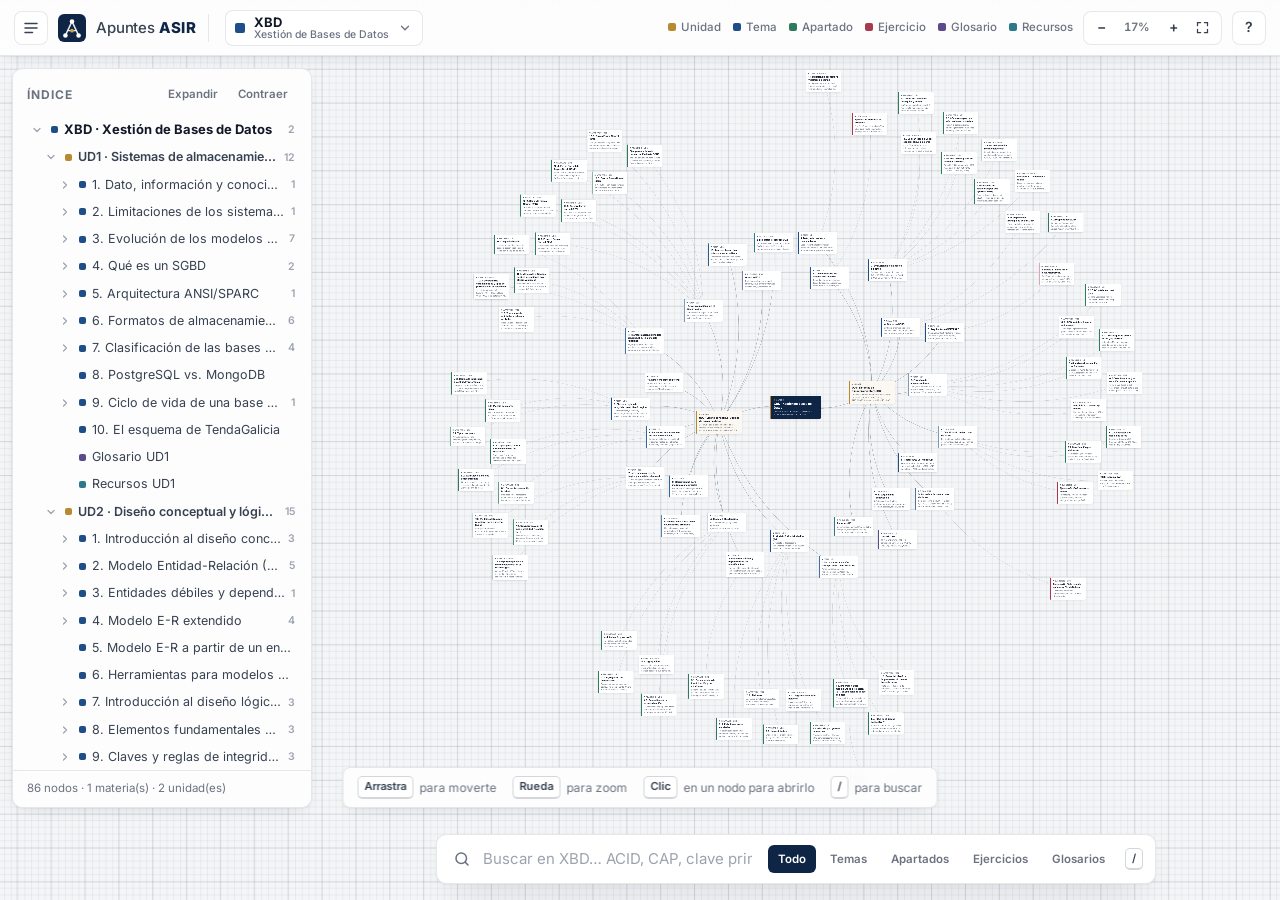
<file: index.html>
<!DOCTYPE html>
<html lang="es">
<head>
  <meta charset="UTF-8">
  <meta name="viewport" content="width=device-width, initial-scale=1.0">
  <title>Apuntes ASIR · Mapa de conocimiento</title>
  <meta name="description" content="Mapa interactivo de apuntes de ASIR: nodos navegables sobre una malla infinita, índice por materias y buscador.">
  <meta name="theme-color" content="#0f2545">
  <link rel="icon" type="image/svg+xml" href="assets/logo.svg">
  <link rel="preconnect" href="https://fonts.googleapis.com">
  <link rel="preconnect" href="https://fonts.gstatic.com" crossorigin>
  <link href="https://fonts.googleapis.com/css2?family=Inter:wght@400;500;600;700;800&family=JetBrains+Mono:wght@400;500&display=swap" rel="stylesheet">
  <link rel="stylesheet" href="assets/style.css">
</head>
<body>

  <!-- ====== Barra superior ====== -->
  <header class="topbar glass">
    <div class="topbar-left">
      <button id="toggle-index" class="icon-btn" title="Índice (I)" aria-label="Mostrar índice">
        <svg viewBox="0 0 24 24" width="18" height="18" fill="none" stroke="currentColor" stroke-width="2" stroke-linecap="round"><path d="M4 6h16M4 12h16M4 18h10"/></svg>
      </button>
      <a class="brand" href="./" title="Inicio">
        <img class="brand-logo" src="assets/logo.svg" alt="" width="28" height="28">
        <span class="brand-text">Apuntes <strong>ASIR</strong></span>
      </a>
      <div class="mat-switch">
        <button id="mat-btn" class="mat-btn" title="Cambiar de materia (M)" aria-haspopup="listbox" aria-expanded="false">
          <span class="mat-dot"></span>
          <span class="mat-text"><span class="mat-name">Materia</span><span class="mat-sub"></span></span>
          <svg viewBox="0 0 24 24" width="14" height="14" fill="none" stroke="currentColor" stroke-width="2.2" stroke-linecap="round" stroke-linejoin="round"><path d="M6 9l6 6 6-6"/></svg>
        </button>
        <div id="mat-menu" class="mat-menu glass" role="listbox" hidden></div>
      </div>
      <nav class="crumbs" id="crumbs" aria-label="Ruta"></nav>
    </div>
    <div class="topbar-right">
      <div class="legend" id="legend"></div>
      <div class="seg">
        <button id="zoom-out" title="Alejar (−)">−</button>
        <span id="zoom-label">100%</span>
        <button id="zoom-in" title="Acercar (+)">+</button>
        <button id="zoom-fit" title="Ver todo (F)">
          <svg viewBox="0 0 24 24" width="15" height="15" fill="none" stroke="currentColor" stroke-width="2" stroke-linecap="round"><path d="M4 9V4h5M20 9V4h-5M4 15v5h5M20 15v5h-5"/></svg>
        </button>
      </div>
      <button id="help-btn" class="icon-btn" title="Ayuda (?)" aria-label="Ayuda">?</button>
    </div>
  </header>

  <!-- ====== Índice lateral (árbol) ====== -->
  <aside id="index" class="index glass" aria-label="Índice de apuntes">
    <div class="index-head">
      <span class="index-title">Índice</span>
      <div class="index-actions">
        <button id="index-expand" class="mini" title="Expandir todo">Expandir</button>
        <button id="index-collapse" class="mini" title="Contraer todo">Contraer</button>
      </div>
    </div>
    <div class="index-body" id="index-body"></div>
    <div class="index-foot">
      <span id="stats"></span>
    </div>
  </aside>

  <!-- ====== Lienzo con malla infinita ====== -->
  <div id="viewport" class="viewport">
    <div id="world" class="world">
      <svg id="edges" class="edges"></svg>
      <div id="nodes" class="nodes"></div>
    </div>
    <div class="hint glass" id="hint">
      <span><kbd>Arrastra</kbd> para moverte</span>
      <span><kbd>Rueda</kbd> para zoom</span>
      <span><kbd>Clic</kbd> en un nodo para abrirlo</span>
      <span><kbd>/</kbd> para buscar</span>
    </div>
  </div>

  <!-- ====== Panel de detalle ====== -->
  <aside id="panel" class="panel glass" aria-hidden="true">
    <div class="panel-head">
      <div class="panel-head-text">
        <div class="panel-crumb" id="panel-crumb"></div>
        <h2 id="panel-title"></h2>
      </div>
      <div class="panel-head-actions">
        <button id="panel-prev" class="icon-btn" title="Anterior (←)">
          <svg viewBox="0 0 24 24" width="16" height="16" fill="none" stroke="currentColor" stroke-width="2" stroke-linecap="round" stroke-linejoin="round"><path d="M15 18l-6-6 6-6"/></svg>
        </button>
        <button id="panel-next" class="icon-btn" title="Siguiente (→)">
          <svg viewBox="0 0 24 24" width="16" height="16" fill="none" stroke="currentColor" stroke-width="2" stroke-linecap="round" stroke-linejoin="round"><path d="M9 18l6-6-6-6"/></svg>
        </button>
        <button id="panel-center" class="icon-btn" title="Centrar en el mapa">
          <svg viewBox="0 0 24 24" width="16" height="16" fill="none" stroke="currentColor" stroke-width="2" stroke-linecap="round"><circle cx="12" cy="12" r="3"/><path d="M12 2v4M12 18v4M2 12h4M18 12h4"/></svg>
        </button>
        <button id="panel-close" class="icon-btn" title="Cerrar (Esc)">
          <svg viewBox="0 0 24 24" width="16" height="16" fill="none" stroke="currentColor" stroke-width="2" stroke-linecap="round"><path d="M6 6l12 12M18 6L6 18"/></svg>
        </button>
      </div>
    </div>
    <div class="panel-tabs" role="tablist">
      <button class="tab active" data-tab="contenido" role="tab">Contenido</button>
      <button class="tab" data-tab="claves" role="tab">Ideas clave</button>
      <button class="tab" data-tab="relacionados" role="tab">Relacionados</button>
    </div>
    <div class="panel-body" id="panel-body">
      <section class="tabpane active" data-pane="contenido" id="pane-contenido"></section>
      <section class="tabpane" data-pane="claves" id="pane-claves"></section>
      <section class="tabpane" data-pane="relacionados" id="pane-relacionados"></section>
    </div>
    <div class="panel-foot">
      <span class="panel-foot-kind" id="panel-kind"></span>
      <span class="panel-foot-src" id="panel-src"></span>
    </div>
  </aside>

  <!-- ====== Buscador inferior ====== -->
  <div class="search-wrap" id="search-wrap">
    <div id="search-results" class="search-results glass" hidden></div>
    <div class="search-box glass">
      <svg class="search-icon" viewBox="0 0 24 24" width="18" height="18" fill="none" stroke="currentColor" stroke-width="2" stroke-linecap="round"><circle cx="11" cy="11" r="7"/><path d="M20 20l-3.5-3.5"/></svg>
      <input id="search" type="search" placeholder="Buscar en los apuntes… ACID, CAP, clave primaria, JSON" autocomplete="off" spellcheck="false" aria-label="Buscar en los apuntes">
      <div class="search-filters" id="search-filters"></div>
      <kbd class="search-kbd">/</kbd>
    </div>
  </div>

  <!-- ====== Ayuda ====== -->
  <div id="help" class="modal" hidden>
    <div class="modal-card glass">
      <div class="modal-head"><h3>Cómo usar el mapa</h3><button class="icon-btn" id="help-close" aria-label="Cerrar">✕</button></div>
      <div class="modal-body">
        <div class="help-grid">
          <div><kbd>Arrastrar</kbd><span>Moverse por la malla</span></div>
          <div><kbd>Rueda</kbd><span>Zoom en el punto del cursor</span></div>
          <div><kbd>Clic</kbd><span>Abrir un nodo en el panel</span></div>
          <div><kbd>Doble clic</kbd><span>Centrar y acercar el nodo</span></div>
          <div><kbd>/</kbd><span>Ir al buscador</span></div>
          <div><kbd>↑ ↓ Enter</kbd><span>Moverse por los resultados</span></div>
          <div><kbd>← →</kbd><span>Nodo anterior / siguiente (panel abierto)</span></div>
          <div><kbd>I</kbd><span>Mostrar u ocultar el índice</span></div>
          <div><kbd>M</kbd><span>Cambiar de materia</span></div>
          <div><kbd>F</kbd><span>Ver todo el mapa</span></div>
          <div><kbd>+ −</kbd><span>Zoom</span></div>
          <div><kbd>Esc</kbd><span>Cerrar panel o buscador</span></div>
        </div>
        <p class="muted">Los colores indican el tipo de nodo. Con el selector de la barra superior cambias de materia (o ves todas a la vez). La URL guarda el nodo abierto para compartir enlaces directos (<code>#xbd-ud1-4-2</code>, <code>#lm-ud1-5-1</code>).</p>
      </div>
    </div>
  </div>

  <script src="parseados/manifest.js"></script>
  <script src="assets/layout.js"></script>
  <script src="assets/app.js"></script>
</body>
</html>
</file>
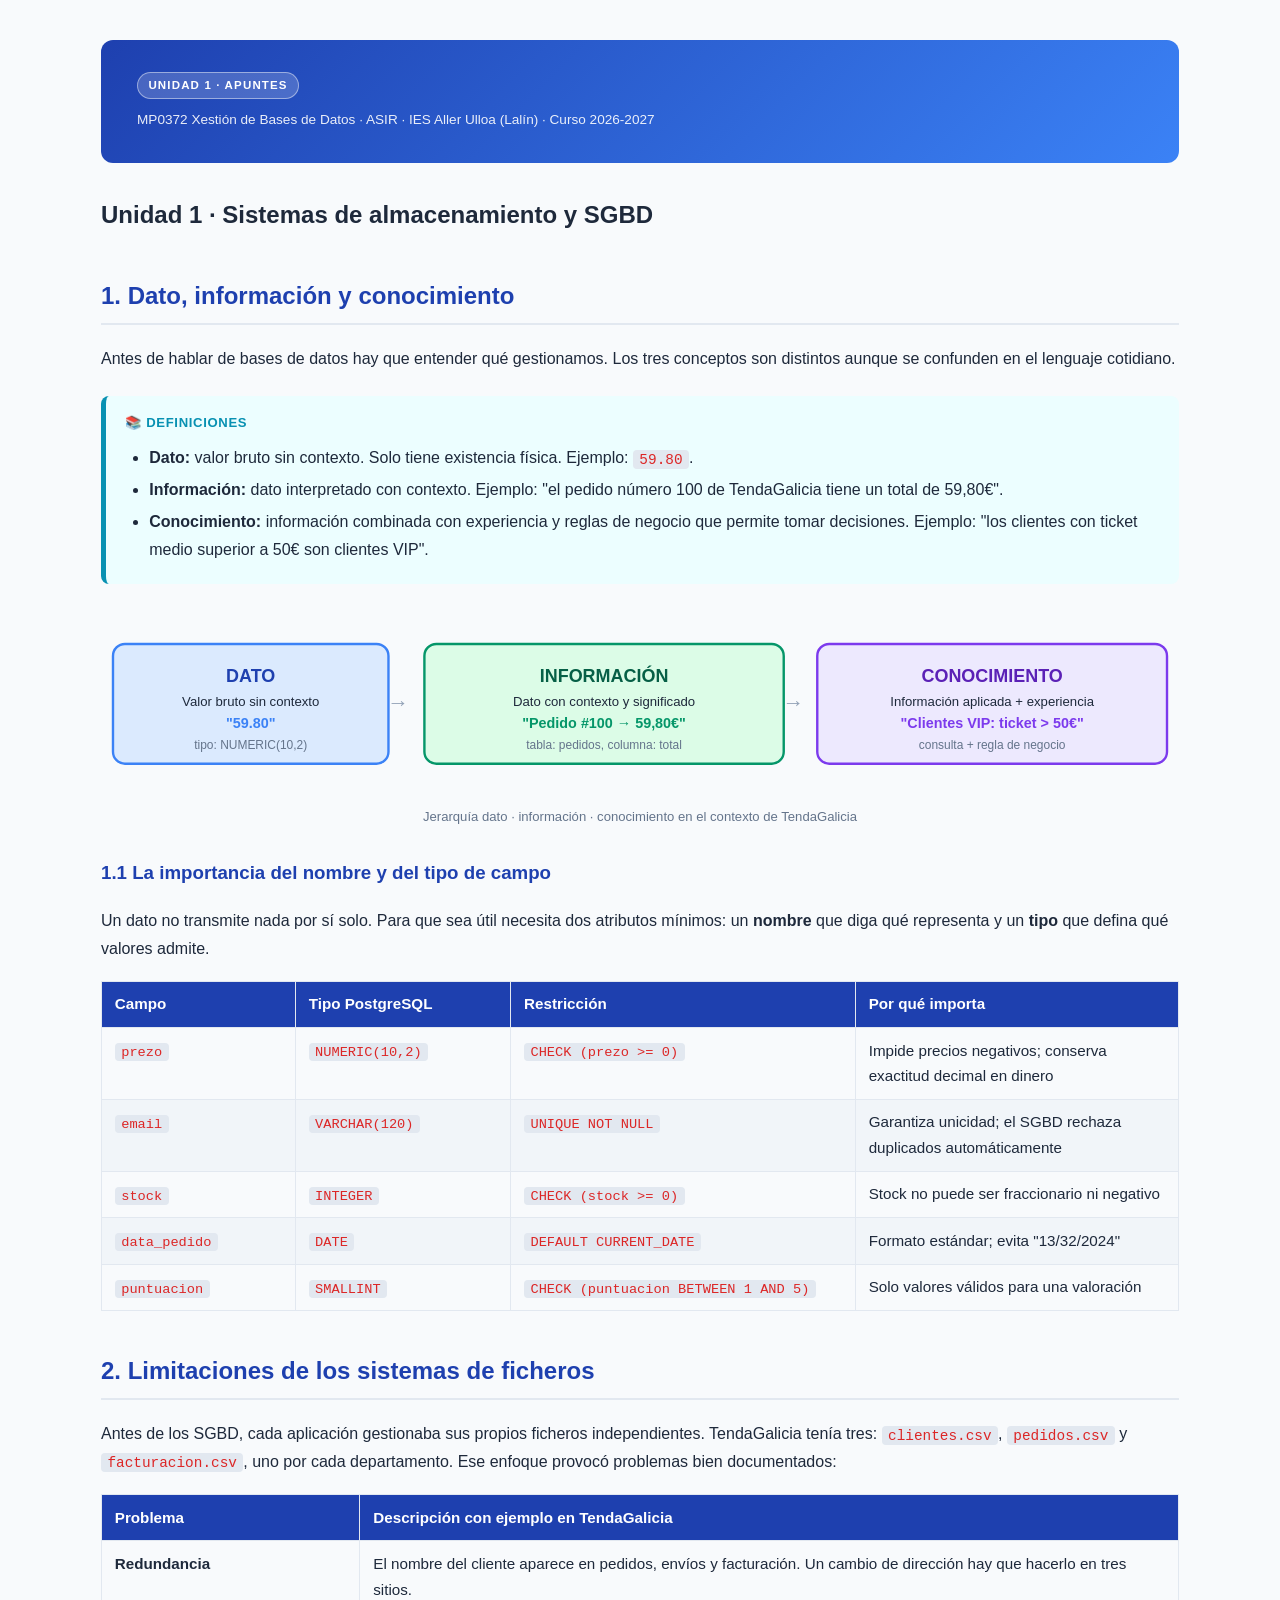
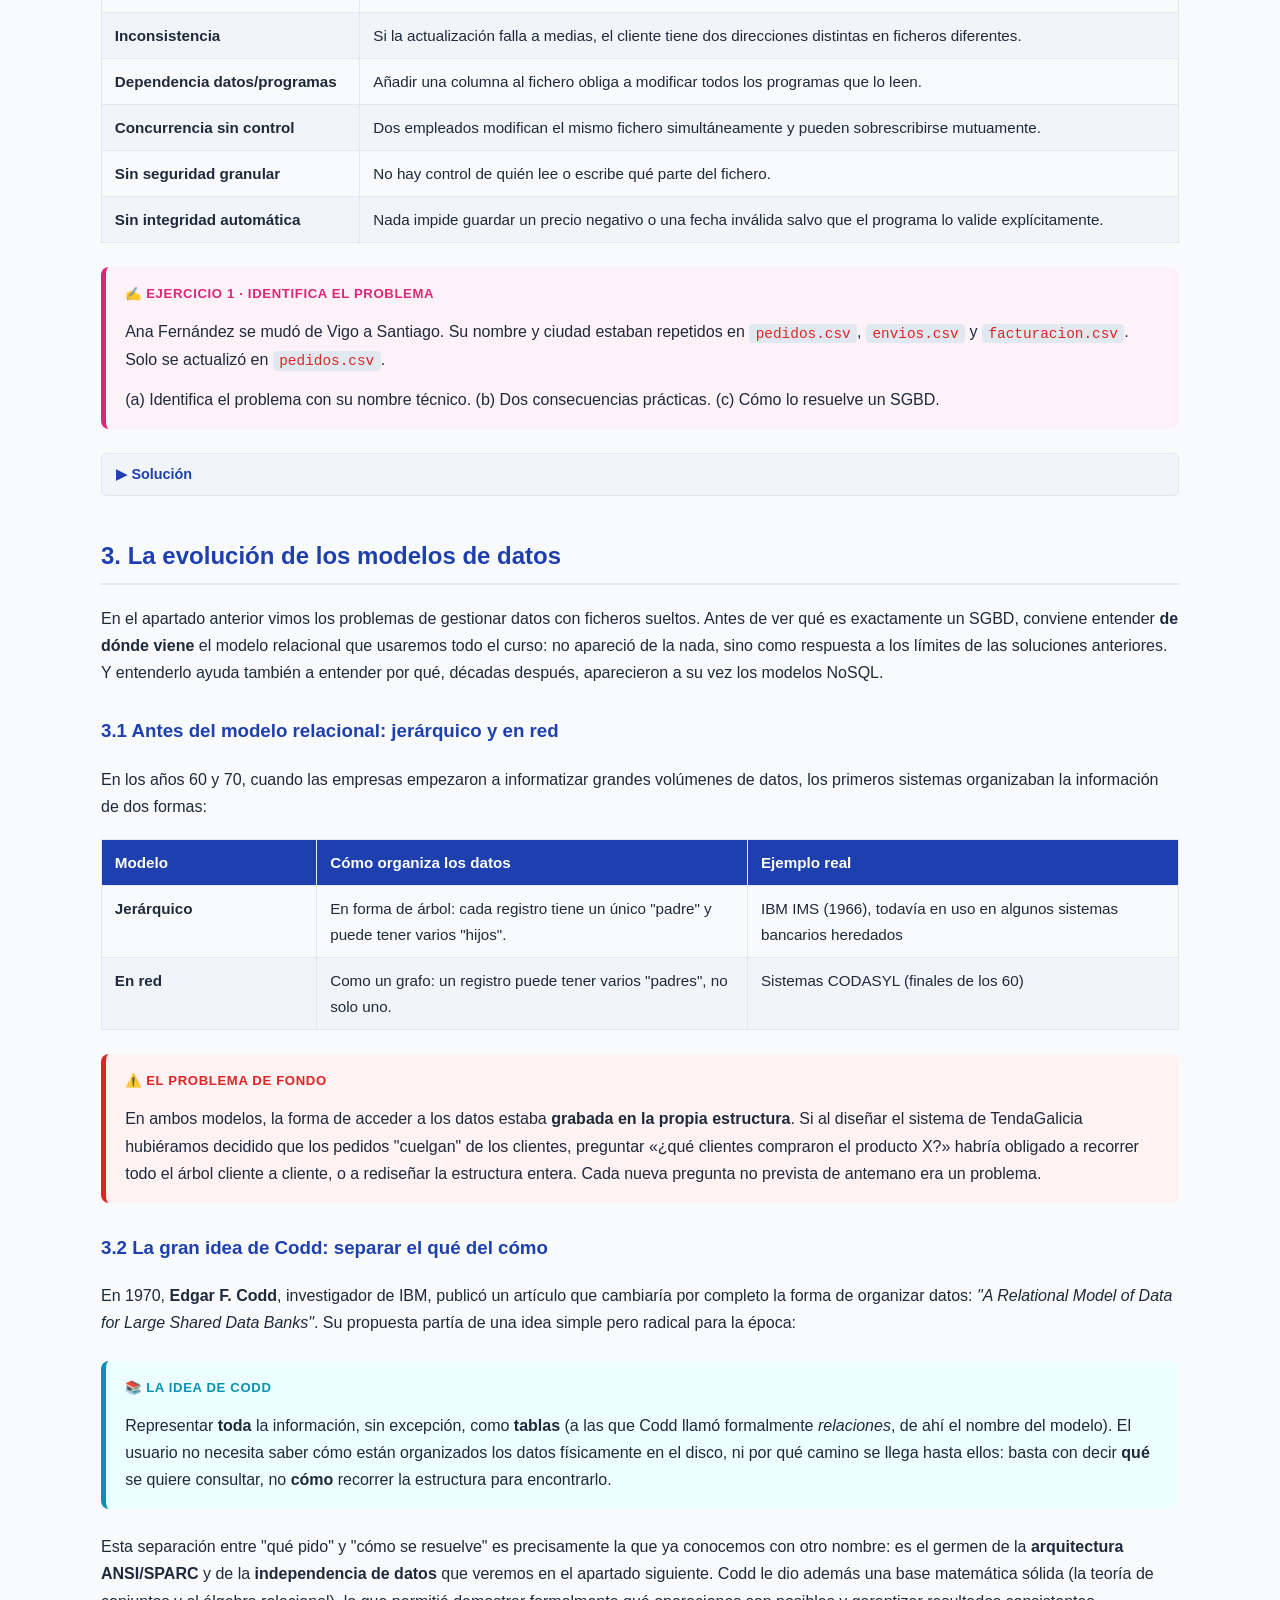
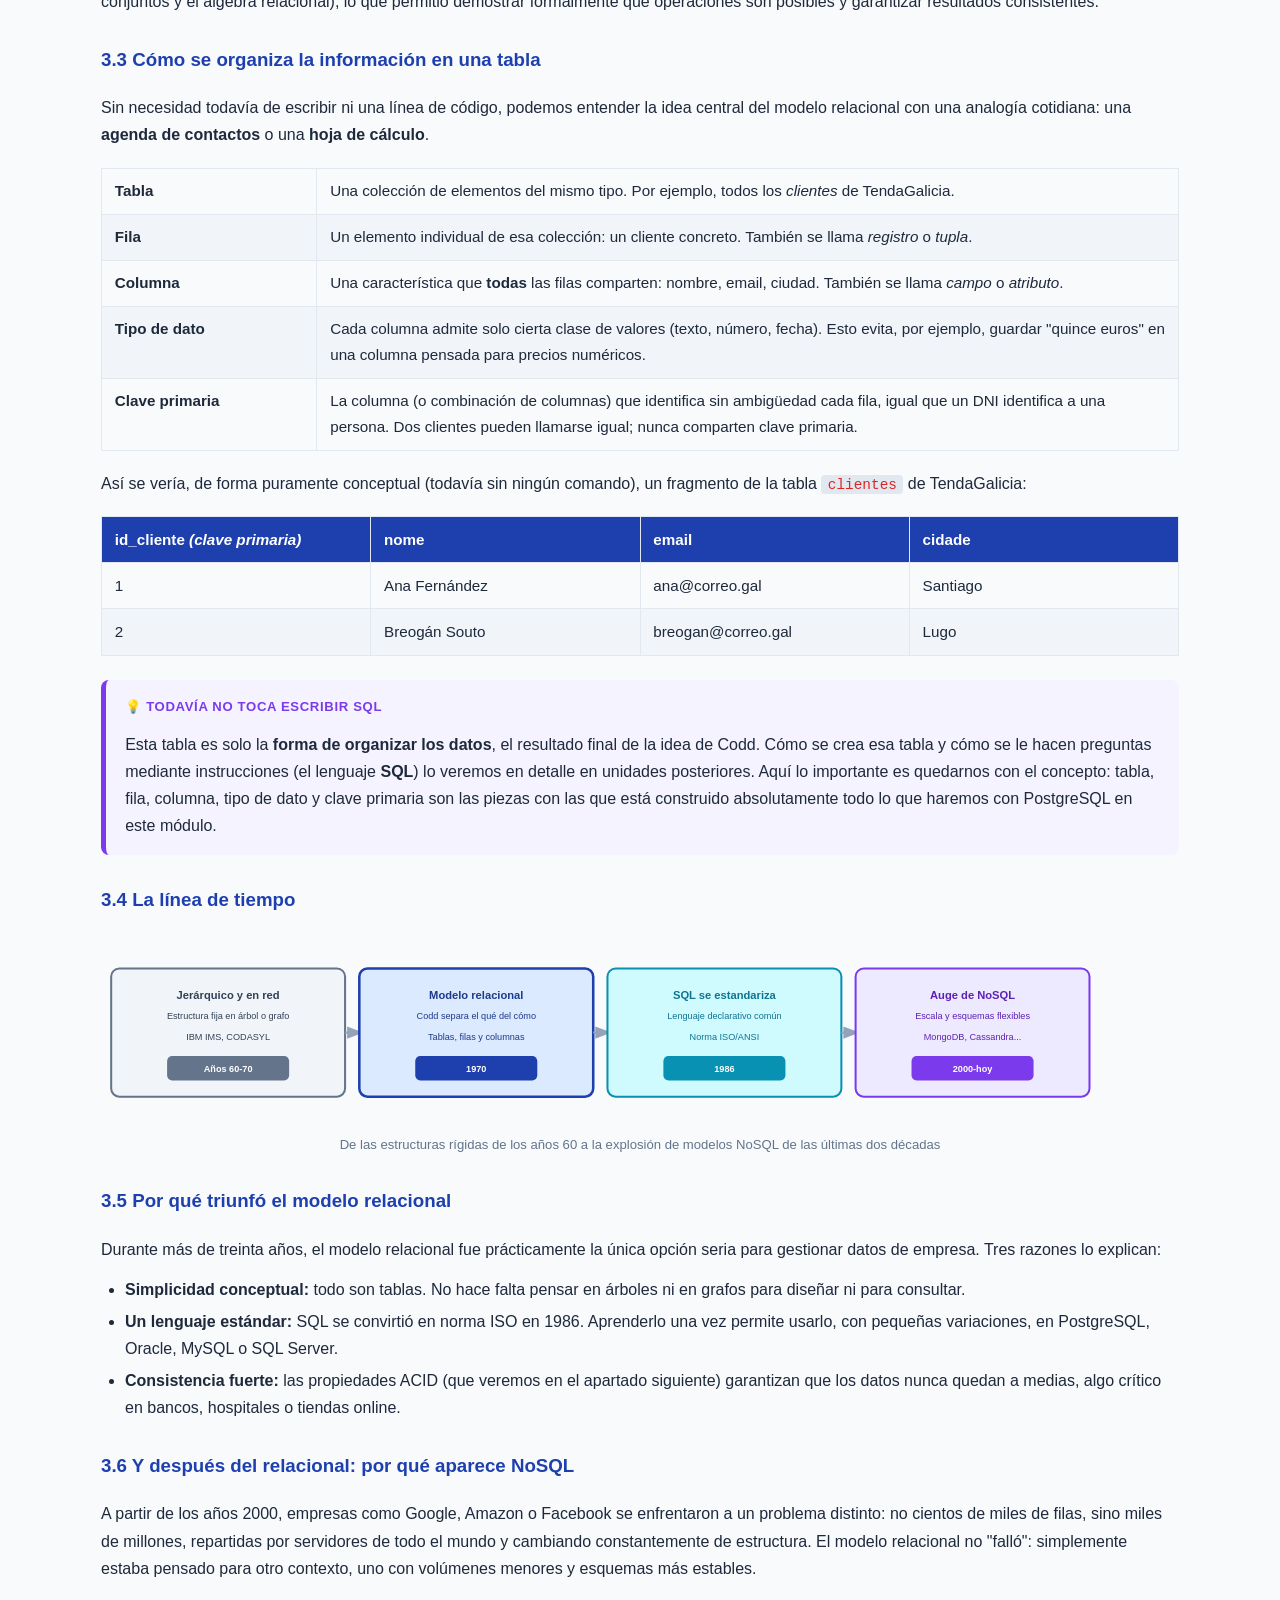
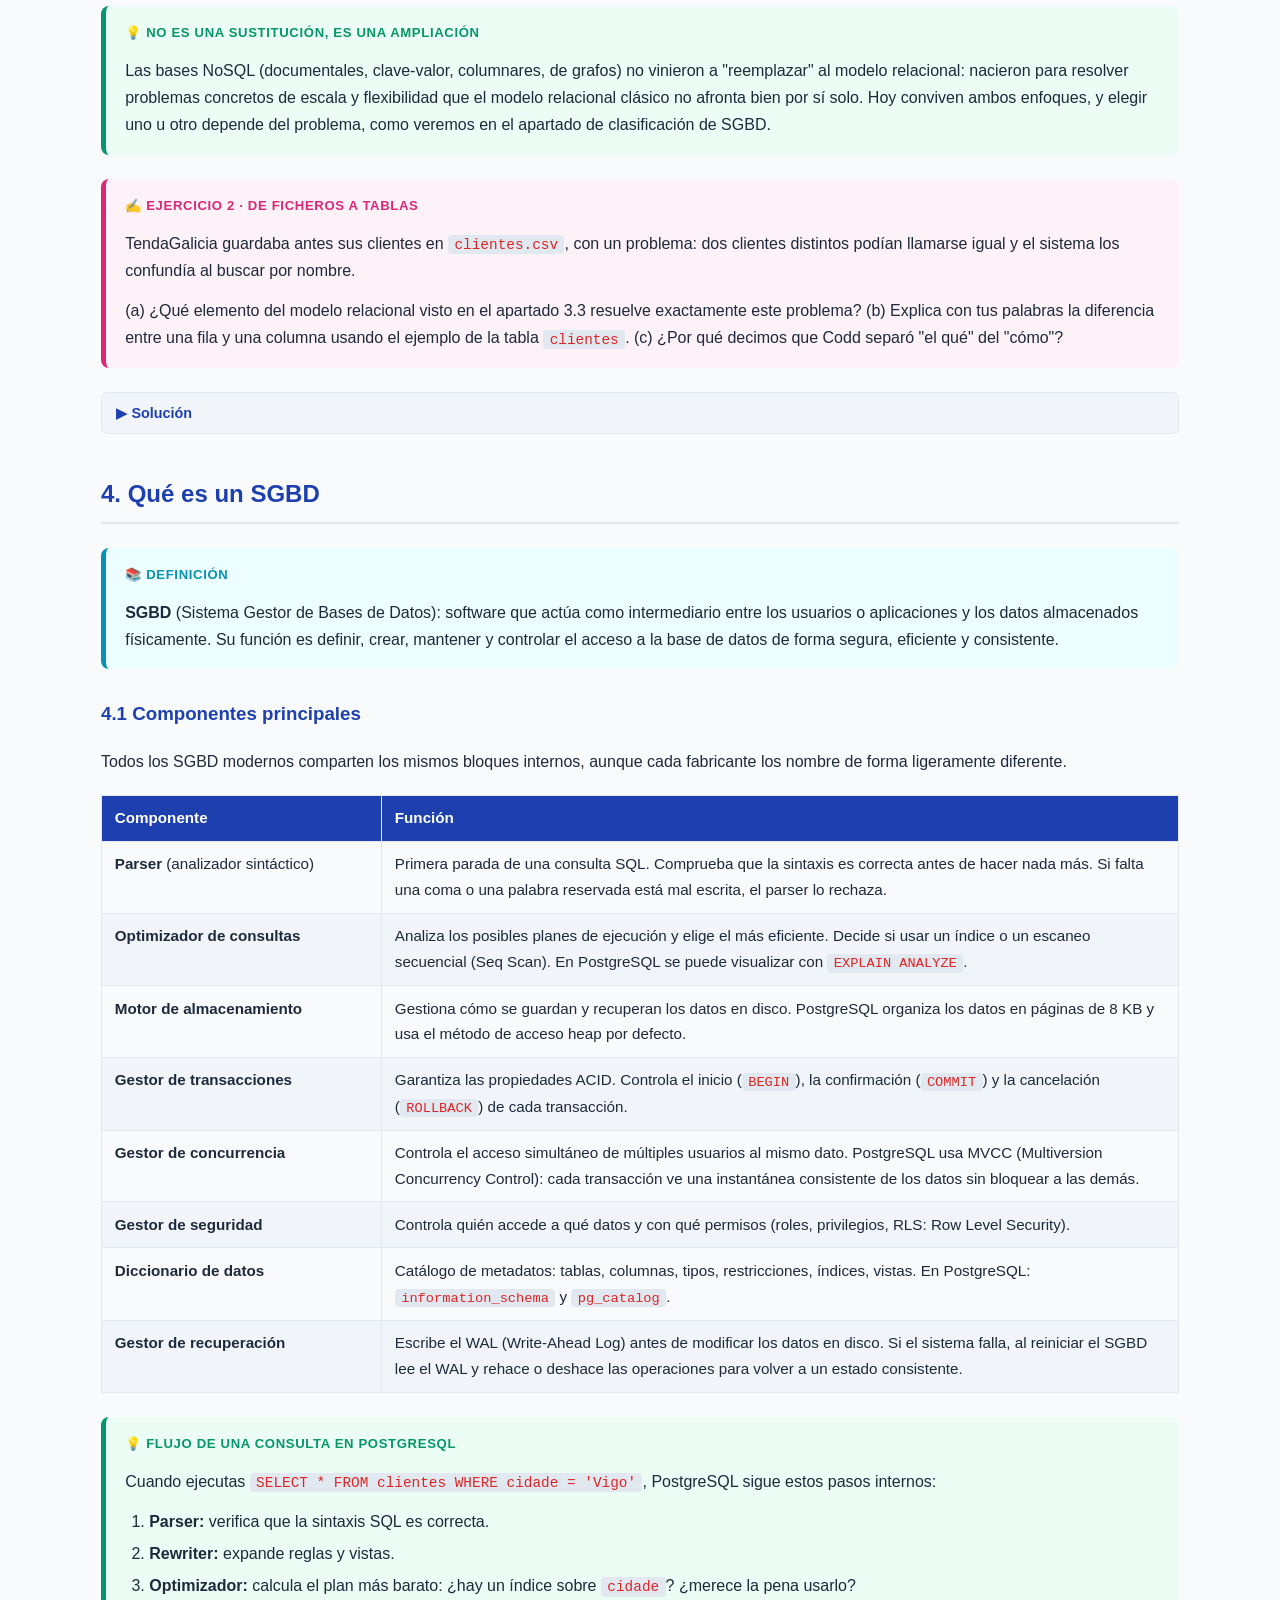
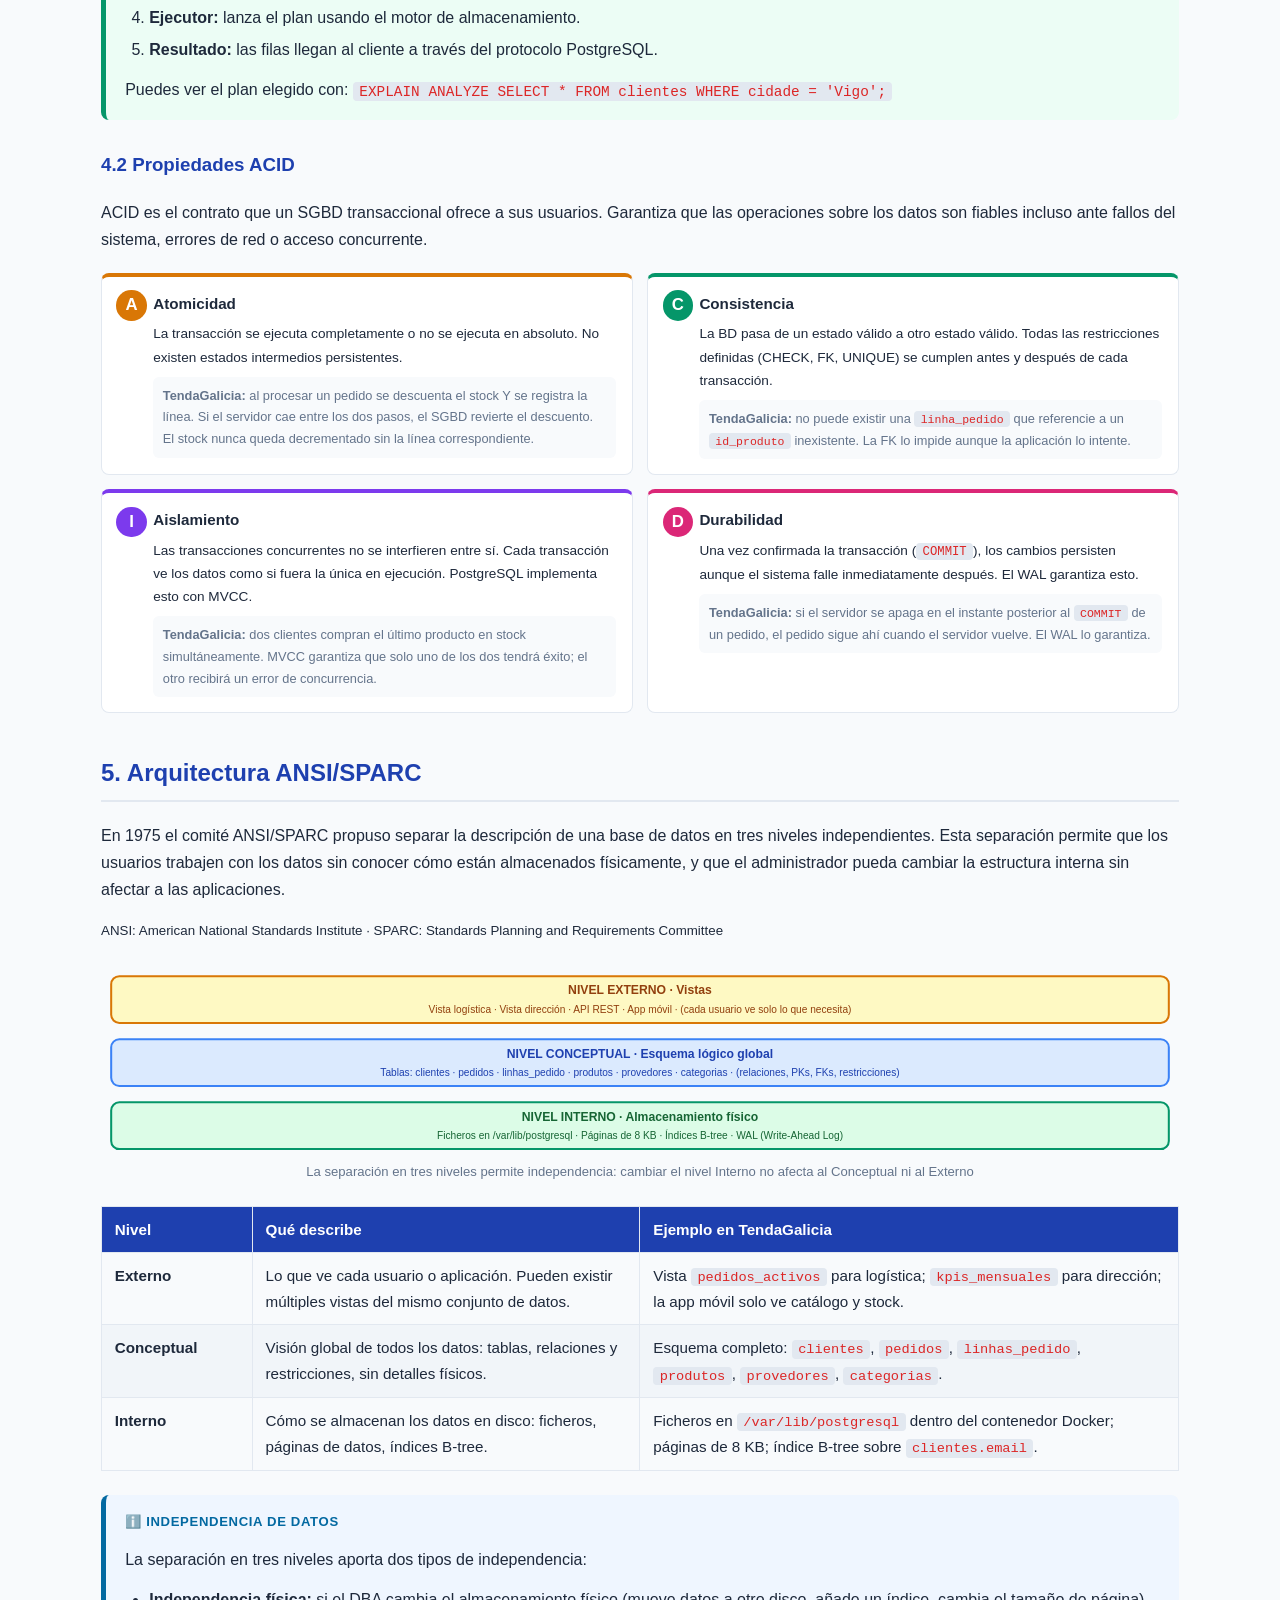
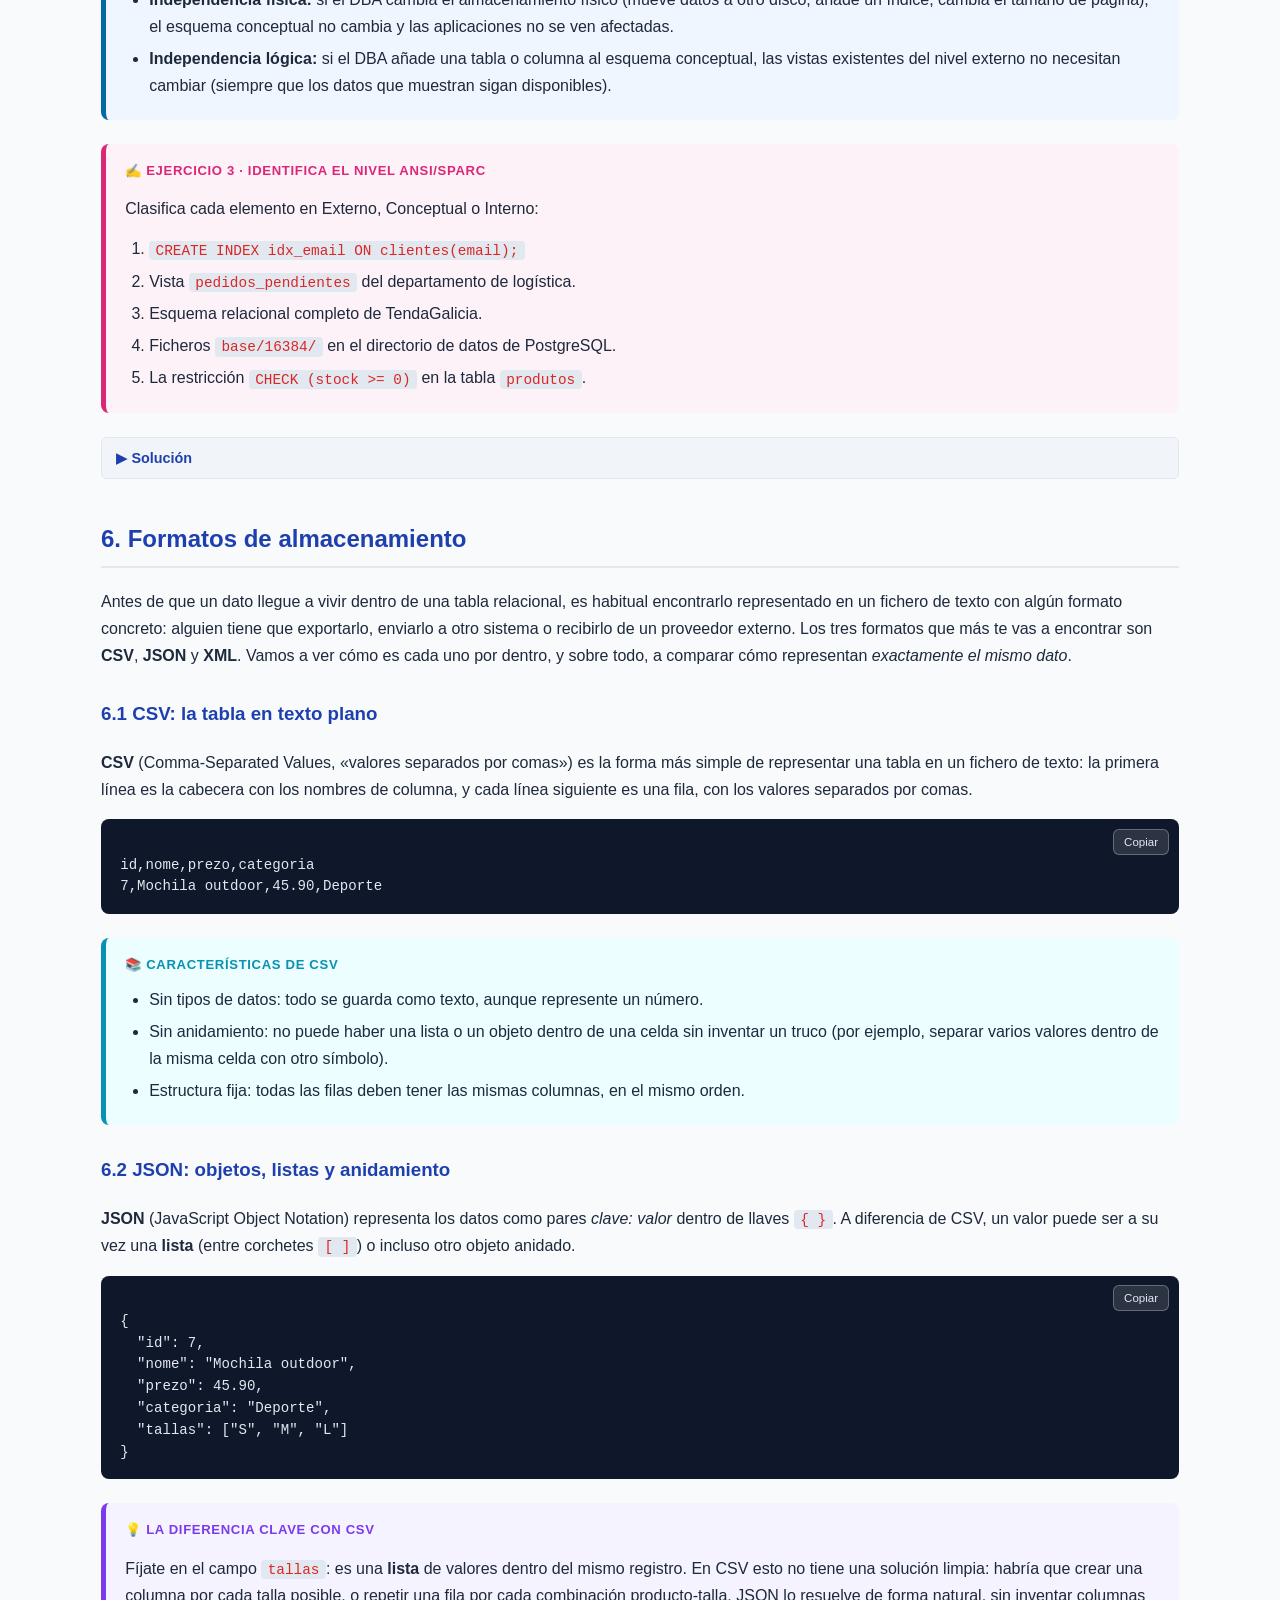
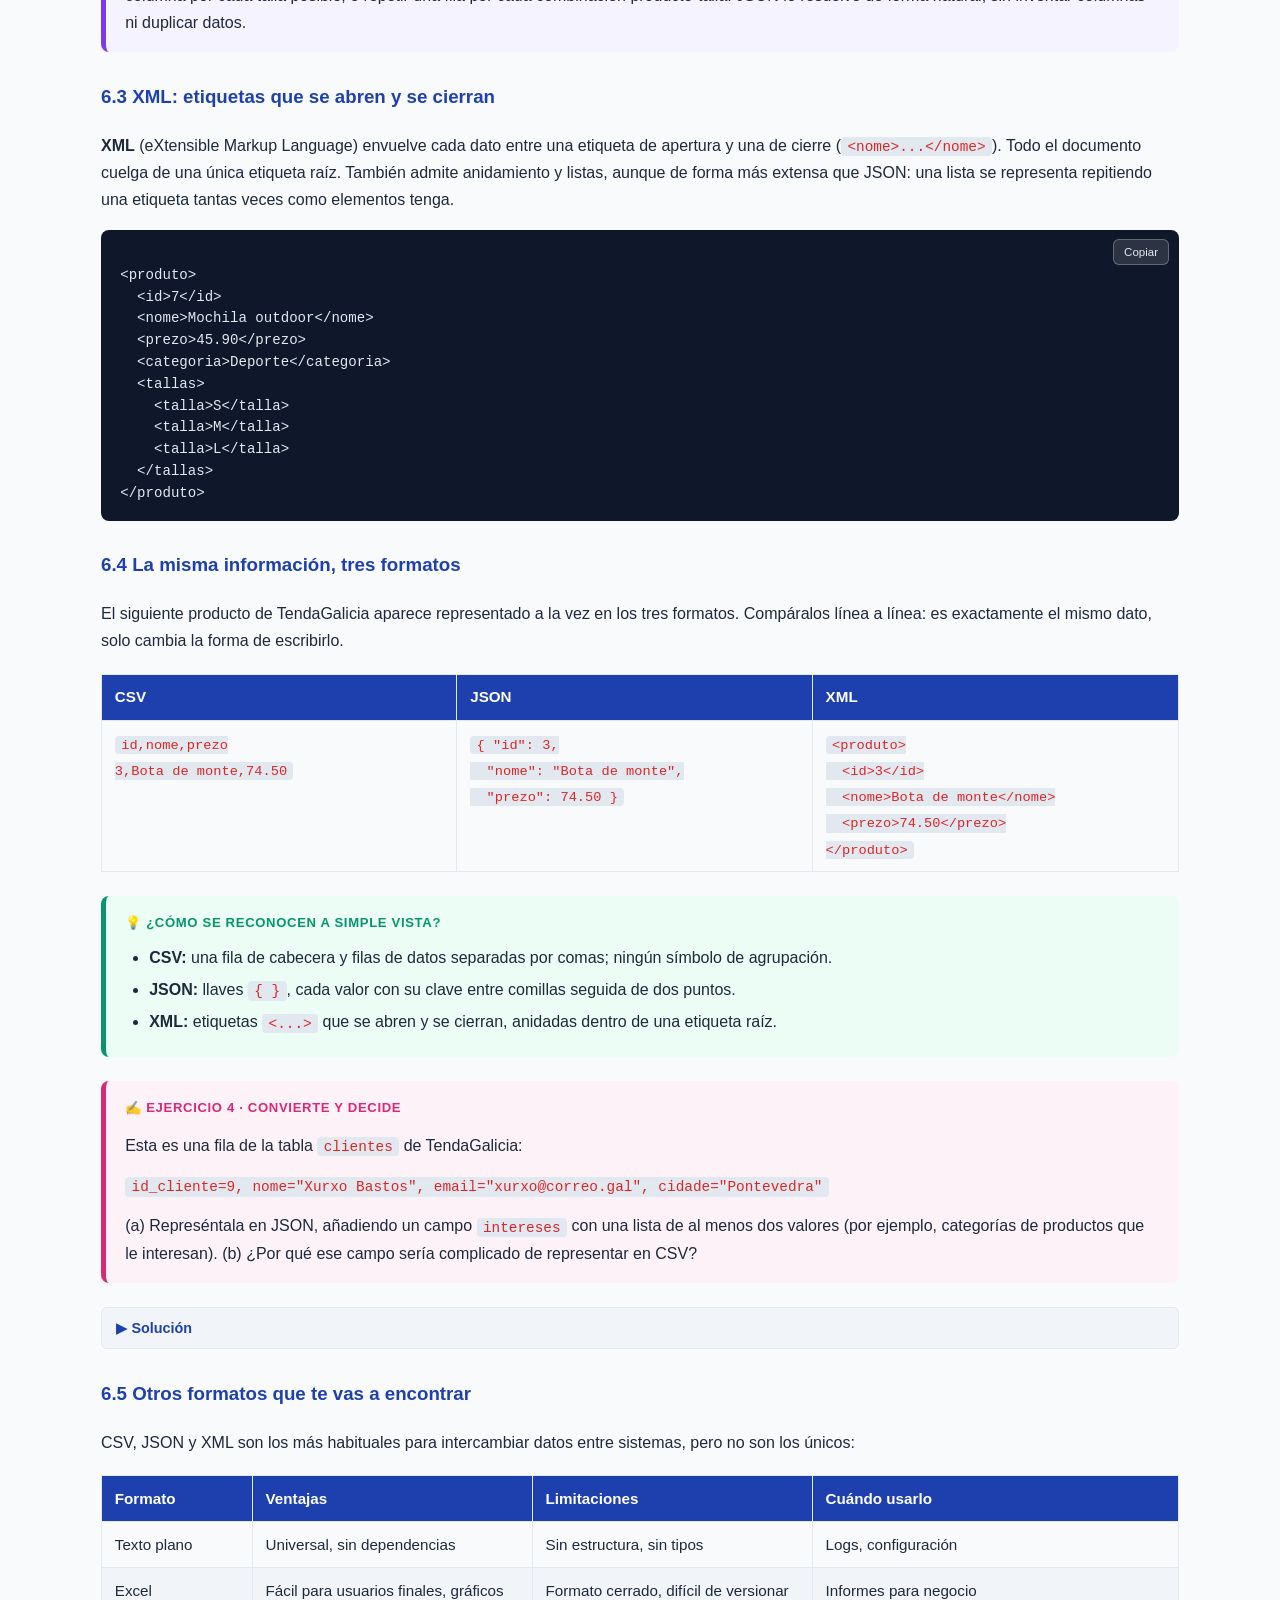
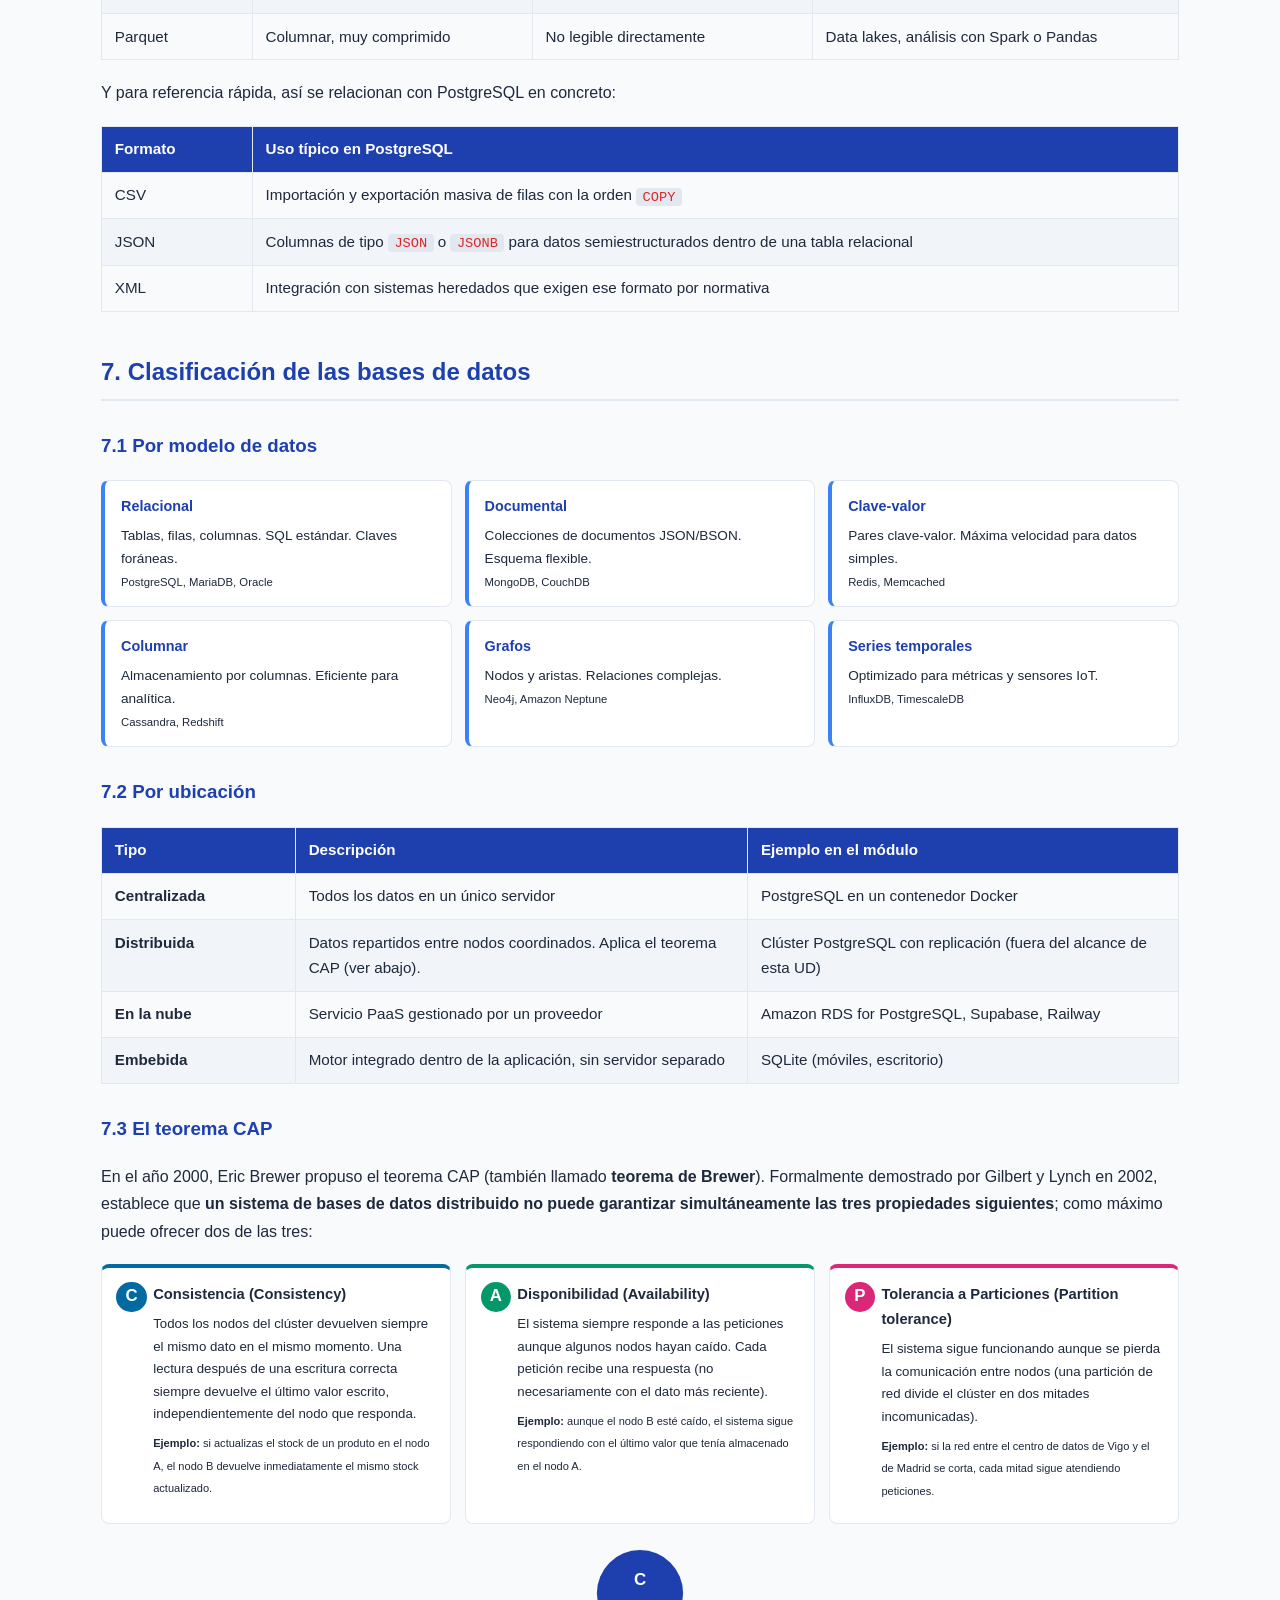
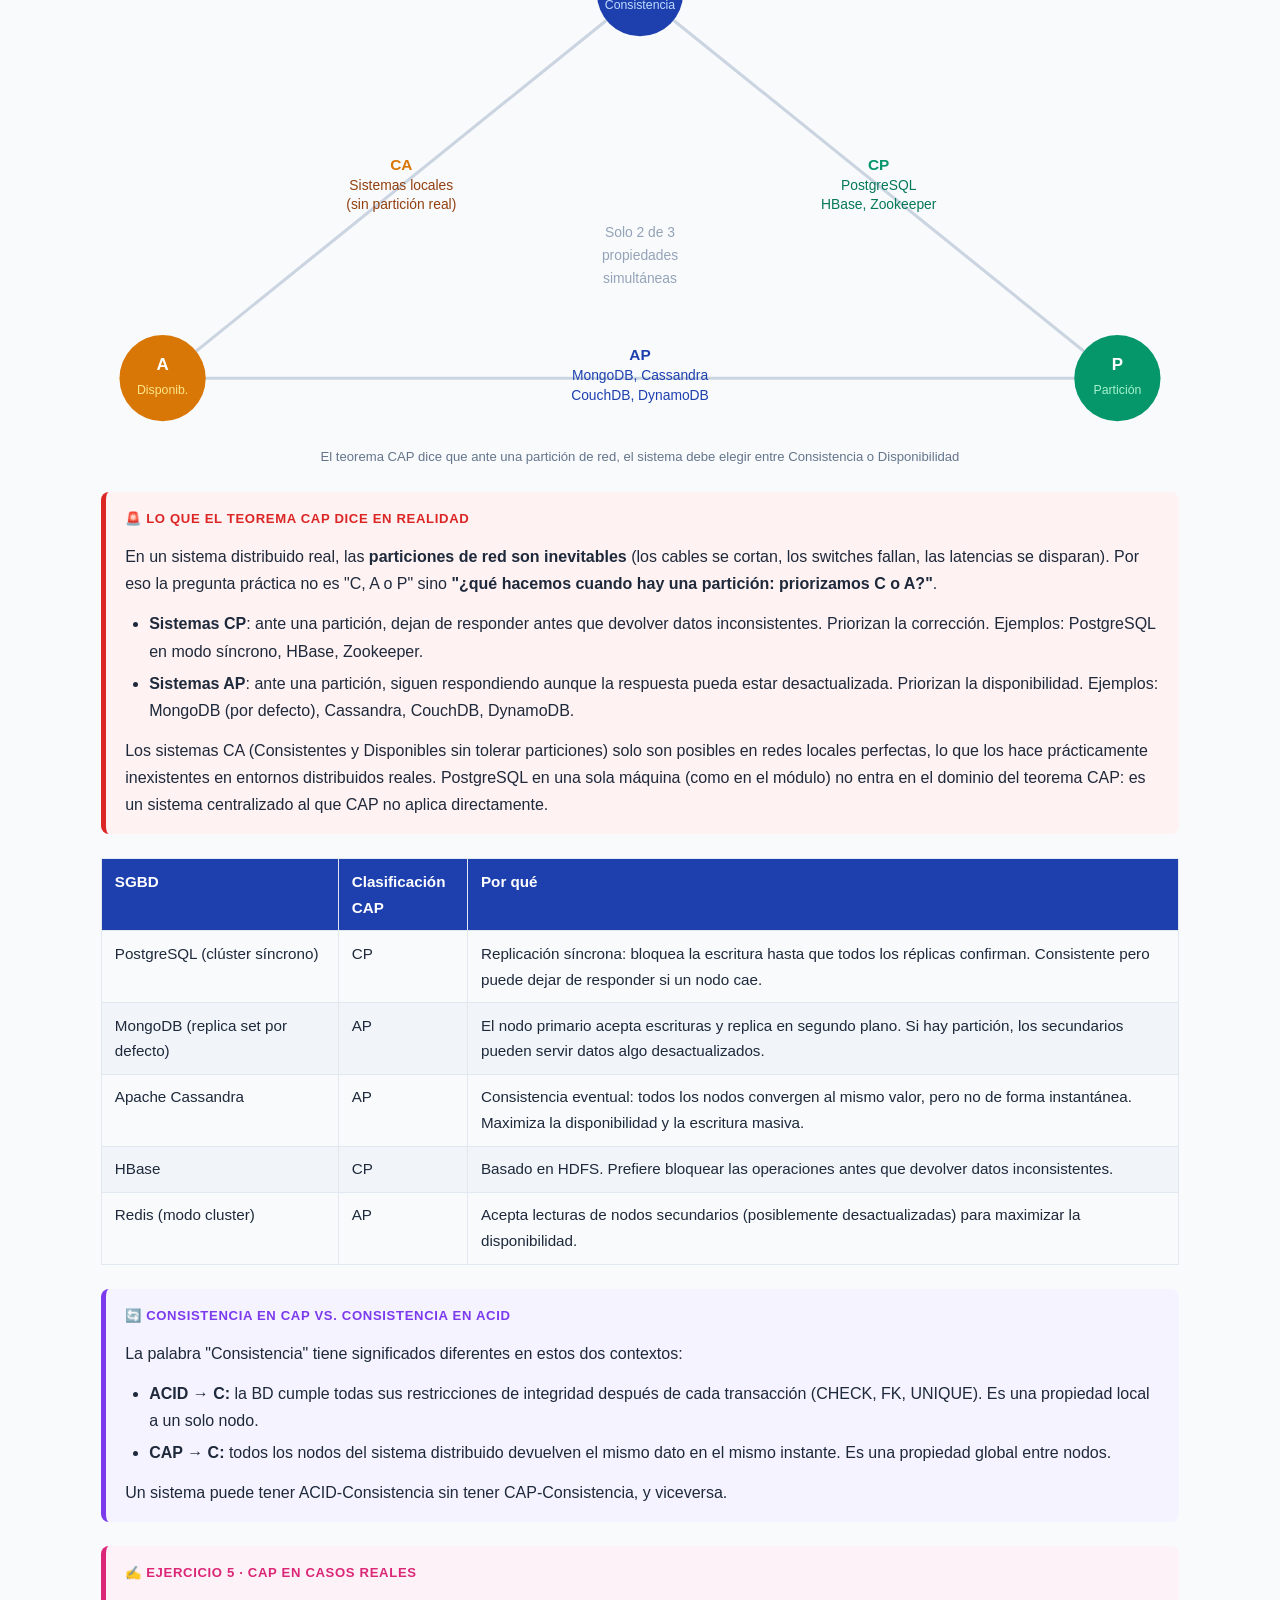
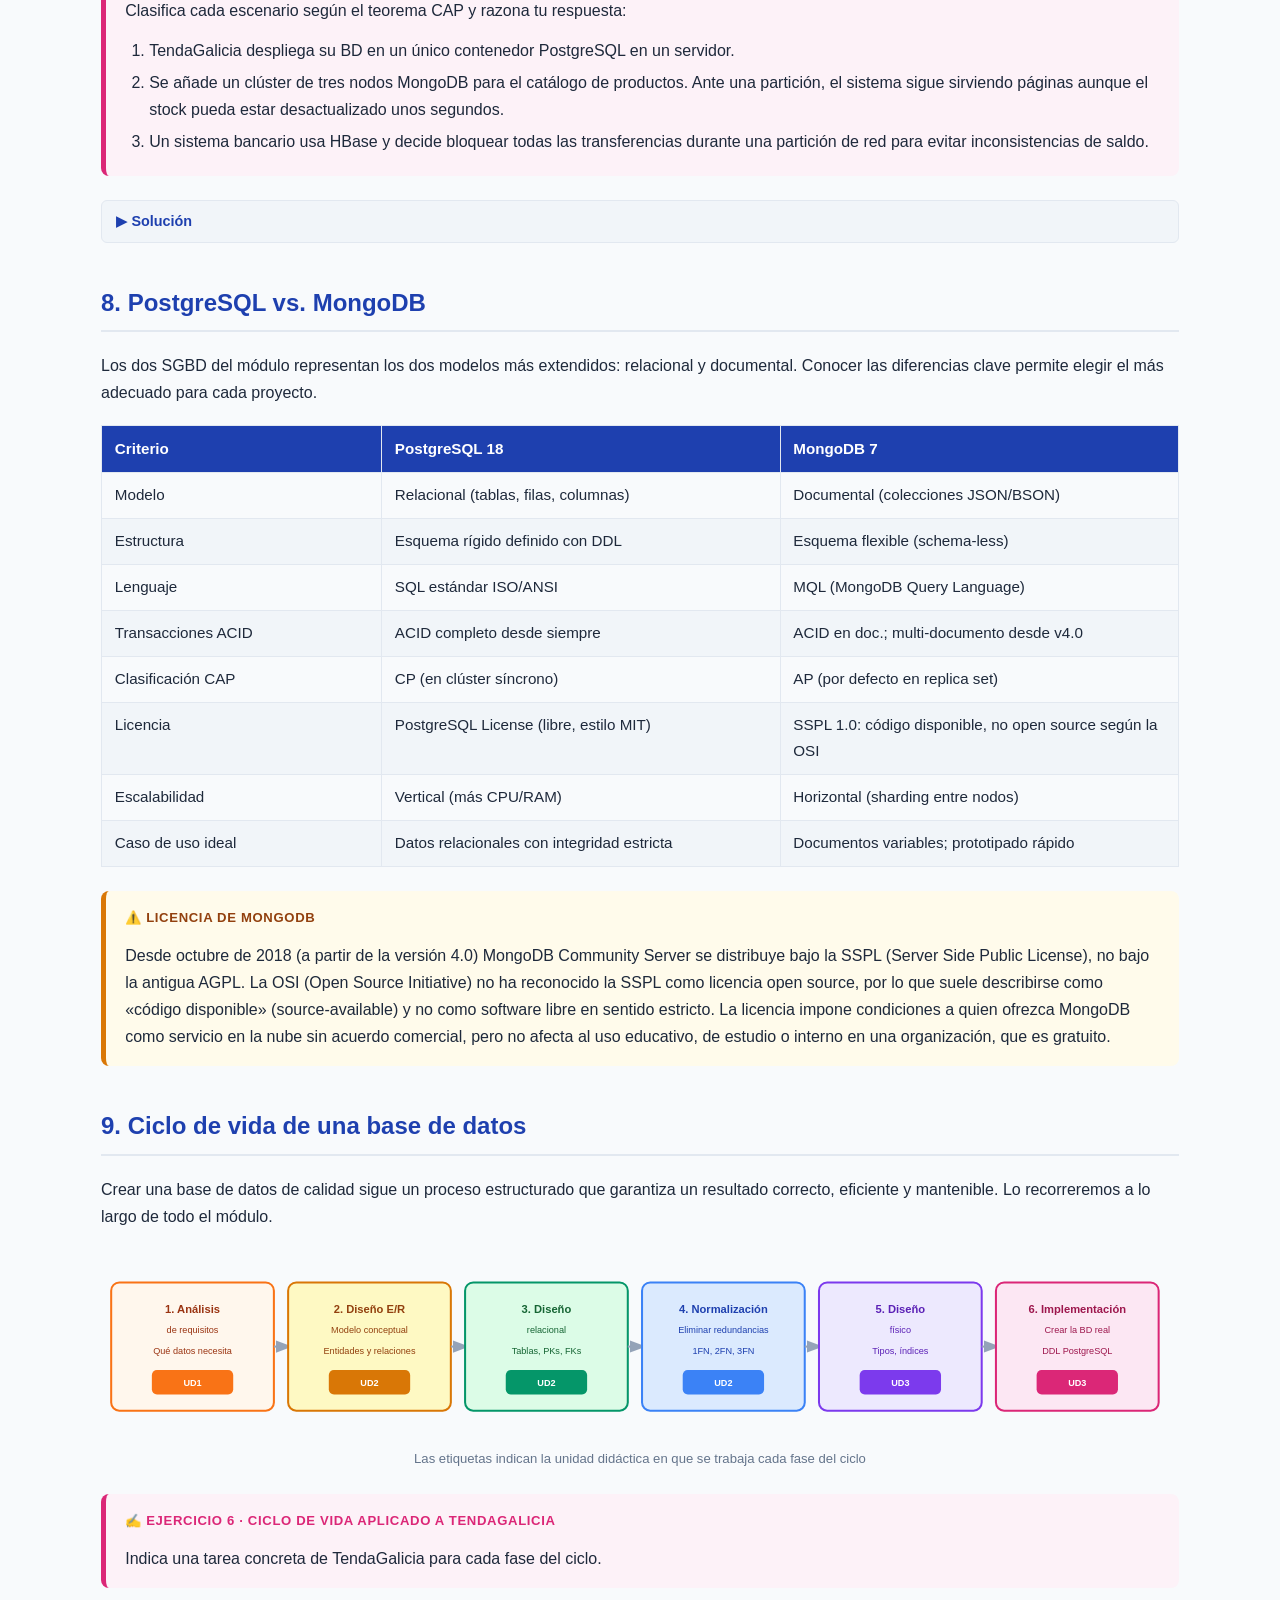
<file: apuntes/xbd/ud1-sistemas-almacenamiento-sgbd.html>
<!DOCTYPE html>
<html lang="es">

<head>
  <meta charset="UTF-8">
  <meta name="viewport" content="width=device-width, initial-scale=1.0">
  <title>UD1 · Apuntes: Sistemas de almacenamiento y SGBD · MP0372</title>
  <style>
    /* CSS estándar MP0228 - no modificar este bloque base */
    :root {
      --primary: #1e40af;
      --primary-light: #3b82f6;
      --success: #059669;
      --warning: #d97706;
      --danger: #dc2626;
      --text-main: #1e293b;
      --text-muted: #64748b;
      --bg-page: #f8fafc;
      --border: #e2e8f0;
    }

    * {
      box-sizing: border-box;
    }

    body {
      margin: 0;
      font-family: -apple-system, "Segoe UI", Roboto, Helvetica, Arial, sans-serif;
      color: var(--text-main);
      background: var(--bg-page);
      line-height: 1.7;
    }

    .wrapper {
      max-width: 1150px;
      margin: 0 auto;
      padding: 2.5rem 2.25rem 4rem;
    }

    header.doc-header {
      background: linear-gradient(135deg, var(--primary) 0%, var(--primary-light) 100%);
      padding: 2rem 2.25rem;
      border-radius: 12px;
      margin-bottom: 2rem;
    }

    header.doc-header .meta {
      font-size: 0.85rem;
      opacity: 0.9;
      color: #fff;
    }

    .ud-badge {
      display: block;
      width: fit-content;
      background: rgba(255, 255, 255, 0.18);
      border: 1px solid rgba(255, 255, 255, 0.45);
      color: #fff;
      font-size: 0.72rem;
      font-weight: 700;
      letter-spacing: 0.1em;
      text-transform: uppercase;
      padding: 0.18rem 0.65rem;
      border-radius: 20px;
      margin-bottom: 0.55rem;
    }

    .type-badge {
      display: inline-block;
      width: fit-content;
      font-size: 0.72rem;
      font-weight: 700;
      letter-spacing: 0.1em;
      text-transform: uppercase;
      padding: 0.18rem 0.65rem;
      border-radius: 20px;
      margin-bottom: 0.55rem;
      margin-left: 0.5rem;
      background: #ffffff;
      color: var(--primary);
    }

    /* Variante para Guía (paso a paso): fondo cian, distinto de Apuntes/Boletín/Reto/Prueba */
    .type-badge.type-guia {
      background: #0891b2;
      color: #fff;
    }

    .separator {
      width: 40%;
      border: none;
      border-top: 2px dashed var(--primary-light);
      margin: 2rem auto;
    }

    h2 {
      font-weight: 700;
      border-bottom: 2px solid var(--border);
      padding-bottom: 0.4rem;
      margin-top: 2.5rem;
      color: var(--primary);
    }

    h3 {
      font-weight: 700;
      color: var(--primary);
      margin-top: 1.8rem;
    }

    a {
      color: var(--primary-light);
    }

    p {
      margin: 0.8rem 0;
    }

    ul,
    ol {
      padding-left: 1.5rem;
      margin: 0.6rem 0;
    }

    li {
      margin-bottom: 0.3rem;
    }

    table {
      border-collapse: collapse;
      width: 100%;
      margin: 1.2rem 0;
      font-size: 0.95rem;
      table-layout: fixed;
    }

    th,
    td {
      border: 1px solid var(--border);
      padding: 0.6rem 0.8rem;
      text-align: left;
      vertical-align: top;
    }

    th {
      background: var(--primary);
      color: #fff;
    }

    tr:nth-child(even) td {
      background: #f1f5f9;
    }

    pre {
      background: #0f172a;
      color: #e2e8f0;
      padding: 1rem 1.2rem;
      border-radius: 8px;
      overflow-x: auto;
      font-size: 0.88rem;
      font-family: "Consolas", "Courier New", monospace;
      line-height: 1.55;
      margin: 1rem 0;
      white-space: pre;
    }

    code {
      font-family: "Consolas", "Courier New", monospace;
    }

    :not(pre)>code {
      background: #e2e8f0;
      color: var(--danger);
      padding: 0.1rem 0.4rem;
      border-radius: 4px;
      font-size: 0.9em;
    }

    /* Botón "Copiar" (inyectado por el script del final del documento) */
    .pre-wrap {
      position: relative;
      margin: 1rem 0;
    }

    .pre-wrap pre {
      margin: 0;
      padding-top: 2.2rem;
    }

    .copy-btn {
      position: absolute;
      top: 0.6rem;
      right: 0.6rem;
      background: rgba(255, 255, 255, 0.12);
      color: #e2e8f0;
      border: 1px solid rgba(255, 255, 255, 0.28);
      border-radius: 6px;
      padding: 0.25rem 0.65rem;
      font-size: 0.72rem;
      font-family: -apple-system, "Segoe UI", Roboto, Helvetica, Arial, sans-serif;
      cursor: pointer;
      line-height: 1.4;
    }

    .copy-btn:hover {
      background: rgba(255, 255, 255, 0.22);
    }

    .copy-btn.is-copied {
      background: var(--success);
      border-color: var(--success);
      color: #fff;
    }

    .callout {
      border-radius: 8px;
      padding: 1rem 1.2rem;
      margin: 1.5rem 0;
      border-left: 5px solid;
    }

    .callout-title {
      font-weight: 700;
      margin-bottom: 0.35rem;
      font-size: 0.82rem;
      text-transform: uppercase;
      letter-spacing: 0.05em;
    }

    .callout-body>*:last-child {
      margin-bottom: 0;
    }

    .callout-info {
      border-color: #0369a1;
      background: #eff6ff;
    }

    .callout-info .callout-title {
      color: #0369a1;
    }

    .callout-recuerda {
      border-color: #7c3aed;
      background: #f5f3ff;
    }

    .callout-recuerda .callout-title {
      color: #7c3aed;
    }

    .callout-tip {
      border-color: var(--success);
      background: #ecfdf5;
    }

    .callout-tip .callout-title {
      color: var(--success);
    }

    .callout-aviso {
      border-color: var(--warning);
      background: #fffbeb;
    }

    .callout-aviso .callout-title {
      color: #92400e;
    }

    .callout-importante {
      border-color: var(--danger);
      background: #fef2f2;
    }

    .callout-importante .callout-title {
      color: var(--danger);
    }

    .callout-definicion {
      border-color: #0891b2;
      background: #ecfeff;
    }

    .callout-definicion .callout-title {
      color: #0891b2;
    }

    .callout-ejercicio {
      border-color: #db2777;
      background: #fdf2f8;
    }

    .callout-ejercicio .callout-title {
      color: #db2777;
    }

    .callout-solucion {
      border-color: var(--success);
      background: #f0fdf4;
    }

    .callout-solucion .callout-title {
      color: var(--success);
    }

    .diagram {
      background: #1e293b;
      color: #94a3b8;
      border-radius: 8px;
      padding: 1.2rem 1.5rem;
      overflow-x: auto;
      font-family: "Consolas", "Courier New", monospace;
      font-size: 0.84rem;
      line-height: 1.5;
      margin: 1rem 0;
      white-space: pre;
    }

    footer.doc-footer {
      margin-top: 3rem;
      padding-top: 1.2rem;
      border-top: 1px solid var(--border);
      font-size: 0.85rem;
      color: var(--text-muted);
      text-align: center;
    }

    @media (max-width: 760px) {
      .wrapper {
        padding: 1.2rem 1rem 3rem;
      }

      header.doc-header {
        padding: 1.4rem 1.2rem;
      }

      table {
        font-size: 0.85rem;
      }

      .sgbd-grid,
      .acid-grid,
      .cap-grid {
        grid-template-columns: 1fr;
      }
    }

    @media print {
      body {
        background: #fff;
      }

      header.doc-header {
        background: #1e40af !important;
        -webkit-print-color-adjust: exact;
      }

      pre {
        white-space: pre-wrap;
      }

      .copy-btn {
        display: none;
      }
    }

    /* Clases específicas del tipo de material - añadir aquí */
    /* --- clases específicas: apuntes UD1 --- */
    details.sol {
      margin: 0.8rem 0;
    }

    summary.sol-toggle {
      cursor: pointer;
      padding: 0.5rem 0.9rem;
      background: #f1f5f9;
      border-radius: 6px;
      border: 1px solid var(--border);
      font-size: 0.9rem;
      font-weight: 600;
      color: var(--primary);
      list-style: none;
      user-select: none;
    }

    summary.sol-toggle::before {
      content: "\25B6  ";
    }

    details[open] summary.sol-toggle::before {
      content: "\25BC  ";
    }

    .sol-body {
      margin: 0.3rem 0 0;
      padding: 0.9rem 1rem;
      border: 1px solid var(--border);
      border-radius: 0 0 6px 6px;
      background: #f8fafc;
    }

    .sgbd-grid {
      display: grid;
      grid-template-columns: repeat(3, 1fr);
      gap: 0.8rem;
      margin: 1rem 0;
    }

    .sgbd-card {
      border: 1px solid var(--border);
      border-radius: 8px;
      padding: 0.8rem 1rem;
      background: #fff;
      border-left: 4px solid var(--primary-light);
    }

    .sgbd-card h4 {
      margin: 0 0 0.35rem;
      color: var(--primary);
      font-size: 0.9rem;
    }

    .sgbd-card p {
      margin: 0;
      font-size: 0.85rem;
    }

    /* --- ACID: 4 tarjetas en una cuadrícula fija 2x2 (nunca huérfanas) --- */
    .acid-grid {
      display: grid;
      grid-template-columns: repeat(2, 1fr);
      gap: 0.9rem;
      margin: 1.2rem 0;
    }

    .acid-card {
      position: relative;
      border: 1px solid var(--border);
      border-radius: 8px;
      padding: 0.9rem 1rem 0.9rem 3.2rem;
      background: #fff;
      border-top: 4px solid var(--primary-light);
    }

    .acid-card h4 {
      margin: 0 0 0.35rem;
      color: var(--text-main);
      font-size: 0.95rem;
    }

    .acid-card p {
      margin: 0 0 0.5rem;
      font-size: 0.85rem;
    }

    .acid-letra {
      position: absolute;
      top: 0.85rem;
      left: 0.9rem;
      width: 1.9rem;
      height: 1.9rem;
      border-radius: 50%;
      display: flex;
      align-items: center;
      justify-content: center;
      font-weight: 800;
      font-size: 1.05rem;
      color: #fff;
      background: var(--primary-light);
    }

    .acid-ej {
      font-size: 0.8rem;
      color: var(--text-muted);
      background: #f8fafc;
      border-radius: 6px;
      padding: 0.5rem 0.6rem;
      margin: 0;
    }

    .a-card {
      border-top-color: #d97706;
    }

    .a-card .acid-letra {
      background: #d97706;
    }

    .c-card {
      border-top-color: #059669;
    }

    .c-card .acid-letra {
      background: #059669;
    }

    .i-card {
      border-top-color: #7c3aed;
    }

    .i-card .acid-letra {
      background: #7c3aed;
    }

    .d-card {
      border-top-color: #db2777;
    }

    .d-card .acid-letra {
      background: #db2777;
    }

    /* --- CAP: 3 tarjetas en una cuadrícula fija 1x3 (nunca huérfanas) --- */
    .cap-grid {
      display: grid;
      grid-template-columns: repeat(3, 1fr);
      gap: 0.9rem;
      margin: 1.2rem 0;
    }

    .cap-card {
      position: relative;
      border: 1px solid var(--border);
      border-radius: 8px;
      padding: 0.9rem 1rem 0.9rem 3.2rem;
      background: #fff;
      border-top: 4px solid var(--primary-light);
    }

    .cap-card h4 {
      margin: 0 0 0.35rem;
      color: var(--text-main);
      font-size: 0.92rem;
    }

    .cap-card p {
      margin: 0 0 0.4rem;
      font-size: 0.83rem;
    }

    .cap-label {
      position: absolute;
      top: 0.85rem;
      left: 0.9rem;
      width: 1.9rem;
      height: 1.9rem;
      border-radius: 50%;
      display: flex;
      align-items: center;
      justify-content: center;
      font-weight: 800;
      font-size: 1.05rem;
      color: #fff;
      background: var(--primary-light);
    }

    .cp {
      border-top-color: #0369a1;
    }

    .cp .cap-label {
      background: #0369a1;
    }

    .ap {
      border-top-color: #059669;
    }

    .ap .cap-label {
      background: #059669;
    }

    .pp {
      border-top-color: #db2777;
    }

    .pp .cap-label {
      background: #db2777;
    }

    figure.svg-fig {
      margin: 1.4rem 0;
      overflow-x: auto;
    }

    figure.svg-fig figcaption {
      text-align: center;
      font-size: 0.82rem;
      color: var(--text-muted);
      margin-top: 0.4rem;
    }

    @media print {
      details.sol {
        display: block;
      }

      details.sol summary.sol-toggle {
        display: none;
      }

      .sol-body {
        display: block !important;
      }
    }
  </style>
</head>

<body>
  <div class="wrapper">

    <header class="doc-header">
      <span class="ud-badge">Unidad 1 · Apuntes</span>
      <div class="meta">MP0372 Xestión de Bases de Datos · ASIR · IES Aller Ulloa (Lalín) · Curso 2026-2027</div>
    </header>

    <article>
      <h1 id="top">Unidad 1 · Sistemas de almacenamiento y SGBD</h1>
      <h2 id="s1">1. Dato, información y conocimiento</h2>
      <p>Antes de hablar de bases de datos hay que entender qué gestionamos. Los tres conceptos son distintos aunque se
        confunden en el lenguaje cotidiano.</p>
      <div class="callout callout-definicion">
        <div class="callout-title">&#128218; DEFINICIONES</div>
        <div class="callout-body">
          <ul>
            <li><strong>Dato:</strong> valor bruto sin contexto. Solo tiene existencia física. Ejemplo:
              <code>59.80</code>.</li>
            <li><strong>Información:</strong> dato interpretado con contexto. Ejemplo: "el pedido número 100 de
              TendaGalicia tiene un total de 59,80€".</li>
            <li><strong>Conocimiento:</strong> información combinada con experiencia y reglas de negocio que permite
              tomar decisiones. Ejemplo: "los clientes con ticket medio superior a 50€ son clientes VIP".</li>
          </ul>
        </div>
      </div>
      <figure class="svg-fig" aria-label="Jerarquía dato, información, conocimiento"><svg viewBox="0 0 900 160"
          xmlns="http://www.w3.org/2000/svg" role="img" style="max-width:100%;display:block;margin:0 auto;">
          <title>Jerarquía: dato, información, conocimiento</title>
          <desc>Tres recuadros conectados en horizontal mostrando la transformación de dato a información y a
            conocimiento.</desc>
          <rect x="10" y="30" width="230" height="100" rx="10" fill="#dbeafe" stroke="#3b82f6" stroke-width="2" /><text
            x="125" y="62" text-anchor="middle" font-size="15" font-weight="700" fill="#1e40af">DATO</text><text x="125"
            y="82" text-anchor="middle" font-size="11" fill="#1e293b">Valor bruto sin contexto</text><text x="125"
            y="100" text-anchor="middle" font-size="12" font-weight="600" fill="#3b82f6">"59.80"</text><text x="125"
            y="118" text-anchor="middle" font-size="10" fill="#64748b">tipo: NUMERIC(10,2)</text><text x="248" y="85"
            text-anchor="middle" font-size="18" fill="#94a3b8">→</text>
          <rect x="270" y="30" width="300" height="100" rx="10" fill="#dcfce7" stroke="#059669" stroke-width="2" /><text
            x="420" y="62" text-anchor="middle" font-size="15" font-weight="700" fill="#065f46">INFORMACIÓN</text><text
            x="420" y="82" text-anchor="middle" font-size="11" fill="#1e293b">Dato con contexto y
            significado</text><text x="420" y="100" text-anchor="middle" font-size="12" font-weight="600"
            fill="#059669">"Pedido #100 → 59,80€"</text><text x="420" y="118" text-anchor="middle" font-size="10"
            fill="#64748b">tabla: pedidos, columna: total</text><text x="578" y="85" text-anchor="middle" font-size="18"
            fill="#94a3b8">→</text>
          <rect x="598" y="30" width="292" height="100" rx="10" fill="#ede9fe" stroke="#7c3aed" stroke-width="2" /><text
            x="744" y="62" text-anchor="middle" font-size="15" font-weight="700" fill="#5b21b6">CONOCIMIENTO</text><text
            x="744" y="82" text-anchor="middle" font-size="11" fill="#1e293b">Información aplicada +
            experiencia</text><text x="744" y="100" text-anchor="middle" font-size="12" font-weight="600"
            fill="#7c3aed">"Clientes VIP: ticket &gt; 50€"</text><text x="744" y="118" text-anchor="middle"
            font-size="10" fill="#64748b">consulta + regla de negocio</text>
        </svg>
        <figcaption>Jerarquía dato · información · conocimiento en el contexto de TendaGalicia</figcaption>
      </figure>
      <h3 id="s1-1">1.1 La importancia del nombre y del tipo de campo</h3>
      <p>Un dato no transmite nada por sí solo. Para que sea útil necesita dos atributos mínimos: un
        <strong>nombre</strong> que diga qué representa y un <strong>tipo</strong> que defina qué valores admite.</p>
      <table>
        <colgroup>
          <col style="width:18%">
          <col style="width:20%">
          <col style="width:32%">
          <col style="width:30%">
        </colgroup>
        <thead>
          <tr>
            <th>Campo</th>
            <th>Tipo PostgreSQL</th>
            <th>Restricción</th>
            <th>Por qué importa</th>
          </tr>
        </thead>
        <tbody>
          <tr>
            <td><code>prezo</code></td>
            <td><code>NUMERIC(10,2)</code></td>
            <td><code>CHECK (prezo &gt;= 0)</code></td>
            <td>Impide precios negativos; conserva exactitud decimal en dinero</td>
          </tr>
          <tr>
            <td><code>email</code></td>
            <td><code>VARCHAR(120)</code></td>
            <td><code>UNIQUE NOT NULL</code></td>
            <td>Garantiza unicidad; el SGBD rechaza duplicados automáticamente</td>
          </tr>
          <tr>
            <td><code>stock</code></td>
            <td><code>INTEGER</code></td>
            <td><code>CHECK (stock &gt;= 0)</code></td>
            <td>Stock no puede ser fraccionario ni negativo</td>
          </tr>
          <tr>
            <td><code>data_pedido</code></td>
            <td><code>DATE</code></td>
            <td><code>DEFAULT CURRENT_DATE</code></td>
            <td>Formato estándar; evita "13/32/2024"</td>
          </tr>
          <tr>
            <td><code>puntuacion</code></td>
            <td><code>SMALLINT</code></td>
            <td><code>CHECK (puntuacion BETWEEN 1 AND 5)</code></td>
            <td>Solo valores válidos para una valoración</td>
          </tr>
        </tbody>
      </table>
      <h2 id="s2">2. Limitaciones de los sistemas de ficheros</h2>
      <p>Antes de los SGBD, cada aplicación gestionaba sus propios ficheros independientes. TendaGalicia tenía tres:
        <code>clientes.csv</code>, <code>pedidos.csv</code> y <code>facturacion.csv</code>, uno por cada departamento.
        Ese enfoque provocó problemas bien documentados:</p>
      <table>
        <colgroup>
          <col style="width:24%">
          <col style="width:76%">
        </colgroup>
        <thead>
          <tr>
            <th>Problema</th>
            <th>Descripción con ejemplo en TendaGalicia</th>
          </tr>
        </thead>
        <tbody>
          <tr>
            <td><strong>Redundancia</strong></td>
            <td>El nombre del cliente aparece en pedidos, envíos y facturación. Un cambio de dirección hay que hacerlo
              en tres sitios.</td>
          </tr>
          <tr>
            <td><strong>Inconsistencia</strong></td>
            <td>Si la actualización falla a medias, el cliente tiene dos direcciones distintas en ficheros diferentes.
            </td>
          </tr>
          <tr>
            <td><strong>Dependencia datos/programas</strong></td>
            <td>Añadir una columna al fichero obliga a modificar todos los programas que lo leen.</td>
          </tr>
          <tr>
            <td><strong>Concurrencia sin control</strong></td>
            <td>Dos empleados modifican el mismo fichero simultáneamente y pueden sobrescribirse mutuamente.</td>
          </tr>
          <tr>
            <td><strong>Sin seguridad granular</strong></td>
            <td>No hay control de quién lee o escribe qué parte del fichero.</td>
          </tr>
          <tr>
            <td><strong>Sin integridad automática</strong></td>
            <td>Nada impide guardar un precio negativo o una fecha inválida salvo que el programa lo valide
              explícitamente.</td>
          </tr>
        </tbody>
      </table>
      <div class="callout callout-ejercicio">
        <div class="callout-title">&#9997;&#65039; Ejercicio 1 · Identifica el problema</div>
        <div class="callout-body">
          <p>Ana Fernández se mudó de Vigo a Santiago. Su nombre y ciudad estaban repetidos en <code>pedidos.csv</code>,
            <code>envios.csv</code> y <code>facturacion.csv</code>. Solo se actualizó en <code>pedidos.csv</code>.</p>
          <p>(a) Identifica el problema con su nombre técnico. (b) Dos consecuencias prácticas. (c) Cómo lo resuelve un
            SGBD.</p>
        </div>
      </div>
      <details class="sol">
        <summary class="sol-toggle">Solución</summary>
        <div class="sol-body">
          <p><strong>(a)</strong> <strong>Redundancia</strong> (el dato está repetido en tres ficheros) e
            <strong>inconsistencia</strong> (tras actualizar solo uno, el mismo dato tiene valores distintos según el
            fichero).</p>
          <p><strong>(b)</strong> Los envíos se entregan en Vigo (dirección antigua de <code>envios.csv</code>): coste
            de reenvío y reclamación. Las facturas salen con la dirección incorrecta de <code>facturacion.csv</code>:
            posible incumplimiento del RGPD.</p>
          <p><strong>(c)</strong> El SGBD almacena la dirección una única vez en la tabla <code>clientes</code>.
            Pedidos, envíos y facturas referencian al cliente por <code>id_cliente</code> (clave foránea). Un solo
            <code>UPDATE</code> propaga el cambio a todo el sistema.</p>
        </div>
      </details>
      <h2 id="s3">3. La evolución de los modelos de datos</h2>
      <p>En el apartado anterior vimos los problemas de gestionar datos con ficheros sueltos. Antes de ver qué es
        exactamente un SGBD, conviene entender <strong>de dónde viene</strong> el modelo relacional que usaremos
        todo el curso: no apareció de la nada, sino como respuesta a los límites de las soluciones anteriores. Y
        entenderlo ayuda también a entender por qué, décadas después, aparecieron a su vez los modelos NoSQL.</p>

      <h3 id="s3-1">3.1 Antes del modelo relacional: jerárquico y en red</h3>
      <p>En los años 60 y 70, cuando las empresas empezaron a informatizar grandes volúmenes de datos, los primeros
        sistemas organizaban la información de dos formas:</p>
      <table>
        <colgroup>
          <col style="width:20%">
          <col style="width:40%">
          <col style="width:40%">
        </colgroup>
        <thead>
          <tr>
            <th>Modelo</th>
            <th>Cómo organiza los datos</th>
            <th>Ejemplo real</th>
          </tr>
        </thead>
        <tbody>
          <tr>
            <td><strong>Jerárquico</strong></td>
            <td>En forma de árbol: cada registro tiene un único "padre" y puede tener varios "hijos".</td>
            <td>IBM IMS (1966), todavía en uso en algunos sistemas bancarios heredados</td>
          </tr>
          <tr>
            <td><strong>En red</strong></td>
            <td>Como un grafo: un registro puede tener varios "padres", no solo uno.</td>
            <td>Sistemas CODASYL (finales de los 60)</td>
          </tr>
        </tbody>
      </table>
      <div class="callout callout-importante">
        <div class="callout-title">&#9888;&#65039; EL PROBLEMA DE FONDO</div>
        <div class="callout-body">
          <p>En ambos modelos, la forma de acceder a los datos estaba <strong>grabada en la propia estructura</strong>.
            Si al diseñar el sistema de TendaGalicia hubiéramos decidido que los pedidos "cuelgan" de los clientes,
            preguntar «¿qué clientes compraron el producto X?» habría obligado a recorrer todo el árbol
            cliente a cliente, o a rediseñar la estructura entera. Cada nueva pregunta no prevista de antemano era
            un problema.</p>
        </div>
      </div>

      <h3 id="s3-2">3.2 La gran idea de Codd: separar el qué del cómo</h3>
      <p>En 1970, <strong>Edgar F. Codd</strong>, investigador de IBM, publicó un artículo que cambiaría por
        completo la forma de organizar datos: <em>"A Relational Model of Data for Large Shared Data Banks"</em>.
        Su propuesta partía de una idea simple pero radical para la época:</p>
      <div class="callout callout-definicion">
        <div class="callout-title">&#128218; LA IDEA DE CODD</div>
        <div class="callout-body">
          <p>Representar <strong>toda</strong> la información, sin excepción, como <strong>tablas</strong>
            (a las que Codd llamó formalmente <em>relaciones</em>, de ahí el nombre del modelo). El usuario no
            necesita saber cómo están organizados los datos físicamente en el disco, ni por qué camino se llega
            hasta ellos: basta con decir <strong>qué</strong> se quiere consultar, no <strong>cómo</strong>
            recorrer la estructura para encontrarlo.</p>
        </div>
      </div>
      <p>Esta separación entre "qué pido" y "cómo se resuelve" es precisamente la que ya conocemos con otro nombre:
        es el germen de la <strong>arquitectura ANSI/SPARC</strong> y de la <strong>independencia de datos</strong>
        que veremos en el apartado siguiente. Codd le dio además una base matemática sólida (la teoría de conjuntos
        y el álgebra relacional), lo que permitió demostrar formalmente qué operaciones son posibles y garantizar
        resultados consistentes.</p>

      <h3 id="s3-3">3.3 Cómo se organiza la información en una tabla</h3>
      <p>Sin necesidad todavía de escribir ni una línea de código, podemos entender la idea central del modelo
        relacional con una analogía cotidiana: una <strong>agenda de contactos</strong> o una <strong>hoja de
          cálculo</strong>.</p>
      <table>
        <colgroup>
          <col style="width:20%">
          <col style="width:80%">
        </colgroup>
        <tbody>
          <tr>
            <td><strong>Tabla</strong></td>
            <td>Una colección de elementos del mismo tipo. Por ejemplo, todos los <em>clientes</em> de
              TendaGalicia.</td>
          </tr>
          <tr>
            <td><strong>Fila</strong></td>
            <td>Un elemento individual de esa colección: un cliente concreto. También se llama <em>registro</em> o
              <em>tupla</em>.</td>
          </tr>
          <tr>
            <td><strong>Columna</strong></td>
            <td>Una característica que <strong>todas</strong> las filas comparten: nombre, email, ciudad. También
              se llama <em>campo</em> o <em>atributo</em>.</td>
          </tr>
          <tr>
            <td><strong>Tipo de dato</strong></td>
            <td>Cada columna admite solo cierta clase de valores (texto, número, fecha). Esto evita, por ejemplo,
              guardar "quince euros" en una columna pensada para precios numéricos.</td>
          </tr>
          <tr>
            <td><strong>Clave primaria</strong></td>
            <td>La columna (o combinación de columnas) que identifica sin ambigüedad cada fila, igual que un DNI
              identifica a una persona. Dos clientes pueden llamarse igual; nunca comparten clave primaria.</td>
          </tr>
        </tbody>
      </table>
      <p>Así se vería, de forma puramente conceptual (todavía sin ningún comando), un fragmento de la tabla
        <code>clientes</code> de TendaGalicia:</p>
      <table>
        <thead>
          <tr>
            <th>id_cliente <em>(clave primaria)</em></th>
            <th>nome</th>
            <th>email</th>
            <th>cidade</th>
          </tr>
        </thead>
        <tbody>
          <tr>
            <td>1</td>
            <td>Ana Fernández</td>
            <td>ana@correo.gal</td>
            <td>Santiago</td>
          </tr>
          <tr>
            <td>2</td>
            <td>Breogán Souto</td>
            <td>breogan@correo.gal</td>
            <td>Lugo</td>
          </tr>
        </tbody>
      </table>
      <div class="callout callout-recuerda">
        <div class="callout-title">&#128161; TODAVÍA NO TOCA ESCRIBIR SQL</div>
        <div class="callout-body">
          <p>Esta tabla es solo la <strong>forma de organizar los datos</strong>, el resultado final de la idea de
            Codd. Cómo se crea esa tabla y cómo se le hacen preguntas mediante instrucciones (el lenguaje
            <strong>SQL</strong>) lo veremos en detalle en unidades posteriores. Aquí lo importante es quedarnos
            con el concepto: tabla, fila, columna, tipo de dato y clave primaria son las piezas con las que está
            construido absolutamente todo lo que haremos con PostgreSQL en este módulo.</p>
        </div>
      </div>

      <h3 id="s3-4">3.4 La línea de tiempo</h3>
      <figure class="svg-fig" aria-label="Evolución de los modelos de datos"><svg viewBox="0 0 1060 186"
          xmlns="http://www.w3.org/2000/svg" role="img" style="max-width:100%;display:block;margin:0 auto;">
          <title>Evolución de los modelos de datos</title>
          <desc>Cuatro etapas en horizontal: modelos jerárquico y en red en los años 60-70, el modelo relacional de
            Codd en 1970, la estandarización de SQL en 1986, y el auge de las bases NoSQL desde los años 2000.</desc>
          <defs>
            <marker id="tl" markerWidth="8" markerHeight="8" refX="6" refY="3" orient="auto">
              <path d="M0,0 L0,6 L8,3 z" fill="#94a3b8" />
            </marker>
          </defs>
          <rect x="10" y="30" width="230" height="126" rx="8" fill="#f1f5f9" stroke="#64748b" stroke-width="2" /><text
            x="125" y="60" text-anchor="middle" font-size="11" font-weight="700" fill="#334155">Jerárquico y en
            red</text><text x="125" y="80" text-anchor="middle" font-size="9" fill="#334155">Estructura fija en
            árbol o grafo</text><text x="125" y="100" text-anchor="middle" font-size="9" fill="#334155">IBM IMS,
            CODASYL</text>
          <rect x="65" y="116" width="120" height="24" rx="5" fill="#64748b" /><text x="125" y="132"
            text-anchor="middle" font-size="9" font-weight="700" fill="#fff">Años 60-70</text>
          <line x1="240" y1="93" x2="254" y2="93" stroke="#94a3b8" stroke-width="2" marker-end="url(#tl)" />
          <rect x="254" y="30" width="230" height="126" rx="8" fill="#dbeafe" stroke="#1e40af" stroke-width="2.5" /><text
            x="369" y="60" text-anchor="middle" font-size="11" font-weight="700" fill="#1e3a8a">Modelo
            relacional</text><text x="369" y="80" text-anchor="middle" font-size="9" fill="#1e3a8a">Codd separa el
            qué del cómo</text><text x="369" y="100" text-anchor="middle" font-size="9" fill="#1e3a8a">Tablas,
            filas y columnas</text>
          <rect x="309" y="116" width="120" height="24" rx="5" fill="#1e40af" /><text x="369" y="132"
            text-anchor="middle" font-size="9" font-weight="700" fill="#fff">1970</text>
          <line x1="484" y1="93" x2="498" y2="93" stroke="#94a3b8" stroke-width="2" marker-end="url(#tl)" />
          <rect x="498" y="30" width="230" height="126" rx="8" fill="#cffafe" stroke="#0891b2" stroke-width="2" /><text
            x="613" y="60" text-anchor="middle" font-size="11" font-weight="700" fill="#0e7490">SQL se
            estandariza</text><text x="613" y="80" text-anchor="middle" font-size="9" fill="#0e7490">Lenguaje
            declarativo común</text><text x="613" y="100" text-anchor="middle" font-size="9" fill="#0e7490">Norma
            ISO/ANSI</text>
          <rect x="553" y="116" width="120" height="24" rx="5" fill="#0891b2" /><text x="613" y="132"
            text-anchor="middle" font-size="9" font-weight="700" fill="#fff">1986</text>
          <line x1="728" y1="93" x2="742" y2="93" stroke="#94a3b8" stroke-width="2" marker-end="url(#tl)" />
          <rect x="742" y="30" width="230" height="126" rx="8" fill="#ede9fe" stroke="#7c3aed" stroke-width="2" /><text
            x="857" y="60" text-anchor="middle" font-size="11" font-weight="700" fill="#5b21b6">Auge de
            NoSQL</text><text x="857" y="80" text-anchor="middle" font-size="9" fill="#5b21b6">Escala y esquemas
            flexibles</text><text x="857" y="100" text-anchor="middle" font-size="9" fill="#5b21b6">MongoDB,
            Cassandra...</text>
          <rect x="797" y="116" width="120" height="24" rx="5" fill="#7c3aed" /><text x="857" y="132"
            text-anchor="middle" font-size="9" font-weight="700" fill="#fff">2000-hoy</text>
        </svg>
        <figcaption>De las estructuras rígidas de los años 60 a la explosión de modelos NoSQL de las últimas dos
          décadas</figcaption>
      </figure>

      <h3 id="s3-5">3.5 Por qué triunfó el modelo relacional</h3>
      <p>Durante más de treinta años, el modelo relacional fue prácticamente la única opción seria para gestionar
        datos de empresa. Tres razones lo explican:</p>
      <ul>
        <li><strong>Simplicidad conceptual:</strong> todo son tablas. No hace falta pensar en árboles ni en grafos
          para diseñar ni para consultar.</li>
        <li><strong>Un lenguaje estándar:</strong> SQL se convirtió en norma ISO en 1986. Aprenderlo una vez permite
          usarlo, con pequeñas variaciones, en PostgreSQL, Oracle, MySQL o SQL Server.</li>
        <li><strong>Consistencia fuerte:</strong> las propiedades ACID (que veremos en el apartado siguiente)
          garantizan que los datos nunca quedan a medias, algo crítico en bancos, hospitales o tiendas online.</li>
      </ul>

      <h3 id="s3-6">3.6 Y después del relacional: por qué aparece NoSQL</h3>
      <p>A partir de los años 2000, empresas como Google, Amazon o Facebook se enfrentaron a un problema distinto:
        no cientos de miles de filas, sino miles de millones, repartidas por servidores de todo el mundo y
        cambiando constantemente de estructura. El modelo relacional no "falló": simplemente estaba pensado para
        otro contexto, uno con volúmenes menores y esquemas más estables.</p>
      <div class="callout callout-tip">
        <div class="callout-title">&#128161; NO ES UNA SUSTITUCIÓN, ES UNA AMPLIACIÓN</div>
        <div class="callout-body">
          <p>Las bases NoSQL (documentales, clave-valor, columnares, de grafos) no vinieron a "reemplazar" al
            modelo relacional: nacieron para resolver problemas concretos de escala y flexibilidad que el modelo
            relacional clásico no afronta bien por sí solo. Hoy conviven ambos enfoques, y elegir uno u otro
            depende del problema, como veremos en el apartado de clasificación de SGBD.</p>
        </div>
      </div>
      <div class="callout callout-ejercicio">
        <div class="callout-title">&#9997;&#65039; Ejercicio 2 · De ficheros a tablas</div>
        <div class="callout-body">
          <p>TendaGalicia guardaba antes sus clientes en <code>clientes.csv</code>, con un problema: dos clientes
            distintos podían llamarse igual y el sistema los confundía al buscar por nombre.</p>
          <p>(a) ¿Qué elemento del modelo relacional visto en el apartado 3.3 resuelve exactamente este problema?
            (b) Explica con tus palabras la diferencia entre una fila y una columna usando el ejemplo de la tabla
            <code>clientes</code>. (c) ¿Por qué decimos que Codd separó "el qué" del "cómo"?</p>
        </div>
      </div>
      <details class="sol">
        <summary class="sol-toggle">Solución</summary>
        <div class="sol-body">
          <p><strong>(a)</strong> La <strong>clave primaria</strong> (<code>id_cliente</code>): un número único
            por cliente que no depende del nombre, así que dos "Ana García" nunca se confunden.</p>
          <p><strong>(b)</strong> Una <strong>fila</strong> es un cliente concreto (por ejemplo, todos los datos de
            Ana Fernández en una única línea). Una <strong>columna</strong> es una característica que comparten
            todos los clientes (por ejemplo, la columna <code>cidade</code> existe para todas las filas, aunque
            cada una tenga un valor distinto).</p>
          <p><strong>(c)</strong> Porque antes de Codd había que saber cómo estaban físicamente organizados los
            datos para poder preguntarles algo. Con el modelo relacional basta con decir qué se quiere obtener
            (por ejemplo, "los clientes de Lugo"); el sistema se encarga de decidir cómo ir a buscarlo.</p>
        </div>
      </details>

      <h2 id="s4">4. Qué es un SGBD</h2>
      <div class="callout callout-definicion">
        <div class="callout-title">&#128218; DEFINICIÓN</div>
        <div class="callout-body">
          <p><strong>SGBD</strong> (Sistema Gestor de Bases de Datos): software que actúa como intermediario entre los
            usuarios o aplicaciones y los datos almacenados físicamente. Su función es definir, crear, mantener y
            controlar el acceso a la base de datos de forma segura, eficiente y consistente.</p>
        </div>
      </div>
      <h3 id="s4-1">4.1 Componentes principales</h3>
      <p>Todos los SGBD modernos comparten los mismos bloques internos, aunque cada fabricante los nombre de forma
        ligeramente diferente.</p>
      <table>
        <colgroup>
          <col style="width:26%">
          <col style="width:74%">
        </colgroup>
        <thead>
          <tr>
            <th>Componente</th>
            <th>Función</th>
          </tr>
        </thead>
        <tbody>
          <tr>
            <td><strong>Parser</strong> (analizador sintáctico)</td>
            <td>Primera parada de una consulta SQL. Comprueba que la sintaxis es correcta antes de hacer nada más. Si
              falta una coma o una palabra reservada está mal escrita, el parser lo rechaza.</td>
          </tr>
          <tr>
            <td><strong>Optimizador de consultas</strong></td>
            <td>Analiza los posibles planes de ejecución y elige el más eficiente. Decide si usar un índice o un escaneo
              secuencial (Seq Scan). En PostgreSQL se puede visualizar con <code>EXPLAIN ANALYZE</code>.</td>
          </tr>
          <tr>
            <td><strong>Motor de almacenamiento</strong></td>
            <td>Gestiona cómo se guardan y recuperan los datos en disco. PostgreSQL organiza los datos en páginas de
              8 KB y usa el método de acceso heap por defecto.</td>
          </tr>
          <tr>
            <td><strong>Gestor de transacciones</strong></td>
            <td>Garantiza las propiedades ACID. Controla el inicio (<code>BEGIN</code>), la confirmación
              (<code>COMMIT</code>) y la cancelación (<code>ROLLBACK</code>) de cada transacción.</td>
          </tr>
          <tr>
            <td><strong>Gestor de concurrencia</strong></td>
            <td>Controla el acceso simultáneo de múltiples usuarios al mismo dato. PostgreSQL usa MVCC (Multiversion
              Concurrency Control): cada transacción ve una instantánea consistente de los datos sin bloquear a las
              demás.</td>
          </tr>
          <tr>
            <td><strong>Gestor de seguridad</strong></td>
            <td>Controla quién accede a qué datos y con qué permisos (roles, privilegios, RLS: Row Level Security).</td>
          </tr>
          <tr>
            <td><strong>Diccionario de datos</strong></td>
            <td>Catálogo de metadatos: tablas, columnas, tipos, restricciones, índices, vistas. En PostgreSQL:
              <code>information_schema</code> y <code>pg_catalog</code>.</td>
          </tr>
          <tr>
            <td><strong>Gestor de recuperación</strong></td>
            <td>Escribe el WAL (Write-Ahead Log) antes de modificar los datos en disco. Si el sistema falla, al
              reiniciar el SGBD lee el WAL y rehace o deshace las operaciones para volver a un estado consistente.</td>
          </tr>
        </tbody>
      </table>
      <div class="callout callout-tip">
        <div class="callout-title">&#128161; FLUJO DE UNA CONSULTA EN POSTGRESQL</div>
        <div class="callout-body">
          <p>Cuando ejecutas <code>SELECT * FROM clientes WHERE cidade = 'Vigo'</code>, PostgreSQL sigue estos pasos
            internos:</p>
          <ol>
            <li><strong>Parser:</strong> verifica que la sintaxis SQL es correcta.</li>
            <li><strong>Rewriter:</strong> expande reglas y vistas.</li>
            <li><strong>Optimizador:</strong> calcula el plan más barato: ¿hay un índice sobre <code>cidade</code>?
              ¿merece la pena usarlo?</li>
            <li><strong>Ejecutor:</strong> lanza el plan usando el motor de almacenamiento.</li>
            <li><strong>Resultado:</strong> las filas llegan al cliente a través del protocolo PostgreSQL.</li>
          </ol>
          <p>Puedes ver el plan elegido con: <code>EXPLAIN ANALYZE SELECT * FROM clientes WHERE cidade = 'Vigo';</code>
          </p>
        </div>
      </div>
      <h3 id="s4-2">4.2 Propiedades ACID</h3>
      <p>ACID es el contrato que un SGBD transaccional ofrece a sus usuarios. Garantiza que las operaciones sobre los
        datos son fiables incluso ante fallos del sistema, errores de red o acceso concurrente.</p>
      <div class="acid-grid">
        <div class="acid-card a-card">
          <div class="acid-letra">A</div>
          <h4>Atomicidad</h4>
          <p>La transacción se ejecuta completamente o no se ejecuta en absoluto. No existen estados intermedios
            persistentes.</p>
          <div class="acid-ej"><strong>TendaGalicia:</strong> al procesar un pedido se descuenta el stock Y se registra
            la línea. Si el servidor cae entre los dos pasos, el SGBD revierte el descuento. El stock nunca queda
            decrementado sin la línea correspondiente.</div>
        </div>
        <div class="acid-card c-card">
          <div class="acid-letra">C</div>
          <h4>Consistencia</h4>
          <p>La BD pasa de un estado válido a otro estado válido. Todas las restricciones definidas (CHECK, FK, UNIQUE)
            se cumplen antes y después de cada transacción.</p>
          <div class="acid-ej"><strong>TendaGalicia:</strong> no puede existir una <code>linha_pedido</code> que
            referencie a un <code>id_produto</code> inexistente. La FK lo impide aunque la aplicación lo intente.</div>
        </div>
        <div class="acid-card i-card">
          <div class="acid-letra">I</div>
          <h4>Aislamiento</h4>
          <p>Las transacciones concurrentes no se interfieren entre sí. Cada transacción ve los datos como si fuera la
            única en ejecución. PostgreSQL implementa esto con MVCC.</p>
          <div class="acid-ej"><strong>TendaGalicia:</strong> dos clientes compran el último producto en stock
            simultáneamente. MVCC garantiza que solo uno de los dos tendrá éxito; el otro recibirá un error de
            concurrencia.</div>
        </div>
        <div class="acid-card d-card">
          <div class="acid-letra">D</div>
          <h4>Durabilidad</h4>
          <p>Una vez confirmada la transacción (<code>COMMIT</code>), los cambios persisten aunque el sistema falle
            inmediatamente después. El WAL garantiza esto.</p>
          <div class="acid-ej"><strong>TendaGalicia:</strong> si el servidor se apaga en el instante posterior al
            <code>COMMIT</code> de un pedido, el pedido sigue ahí cuando el servidor vuelve. El WAL lo garantiza.</div>
        </div>
      </div>
      <h2 id="s5">5. Arquitectura ANSI/SPARC</h2>
      <p>En 1975 el comité ANSI/SPARC propuso separar la descripción de una base de datos en tres niveles
        independientes. Esta separación permite que los usuarios trabajen con los datos sin conocer cómo están
        almacenados físicamente, y que el administrador pueda cambiar la estructura interna sin afectar a las
        aplicaciones.</p>
      <p><small>ANSI: American National Standards Institute · SPARC: Standards Planning and Requirements
          Committee</small></p>
      <figure class="svg-fig" aria-label="Arquitectura ANSI/SPARC tres niveles"><svg viewBox="0 0 1060 186"
          xmlns="http://www.w3.org/2000/svg" role="img" style="max-width:100%;display:block;margin:0 auto;">
          <title>Arquitectura ANSI/SPARC</title>
          <desc>Tres niveles apilados: Externo arriba (vistas de usuario), Conceptual en medio (esquema lógico), Interno
            abajo (almacenamiento físico).</desc>
          <rect x="10" y="10" width="1040" height="46" rx="8" fill="#fef9c3" stroke="#d97706" stroke-width="2" /><text
            x="530" y="28" text-anchor="middle" font-size="12" font-weight="700" fill="#92400e">NIVEL EXTERNO ·
            Vistas</text><text x="530" y="46" text-anchor="middle" font-size="10" fill="#92400e">Vista logística · Vista
            dirección · API REST · App móvil · (cada usuario ve solo lo que necesita)</text>
          <rect x="10" y="72" width="1040" height="46" rx="8" fill="#dbeafe" stroke="#3b82f6" stroke-width="2" /><text
            x="530" y="90" text-anchor="middle" font-size="12" font-weight="700" fill="#1e40af">NIVEL CONCEPTUAL ·
            Esquema lógico global</text><text x="530" y="108" text-anchor="middle" font-size="10" fill="#1e40af">Tablas:
            clientes · pedidos · linhas_pedido · produtos · provedores · categorias · (relaciones, PKs, FKs,
            restricciones)</text>
          <rect x="10" y="134" width="1040" height="46" rx="8" fill="#dcfce7" stroke="#059669" stroke-width="2" /><text
            x="530" y="152" text-anchor="middle" font-size="12" font-weight="700" fill="#166534">NIVEL INTERNO ·
            Almacenamiento físico</text><text x="530" y="170" text-anchor="middle" font-size="10"
            fill="#166534">Ficheros en /var/lib/postgresql · Páginas de 8 KB · Índices B-tree · WAL (Write-Ahead
            Log)</text>
        </svg>
        <figcaption>La separación en tres niveles permite independencia: cambiar el nivel Interno no afecta al
          Conceptual ni al Externo</figcaption>
      </figure>
      <table>
        <colgroup>
          <col style="width:14%">
          <col style="width:36%">
          <col style="width:50%">
        </colgroup>
        <thead>
          <tr>
            <th>Nivel</th>
            <th>Qué describe</th>
            <th>Ejemplo en TendaGalicia</th>
          </tr>
        </thead>
        <tbody>
          <tr>
            <td><strong>Externo</strong></td>
            <td>Lo que ve cada usuario o aplicación. Pueden existir múltiples vistas del mismo conjunto de datos.</td>
            <td>Vista <code>pedidos_activos</code> para logística; <code>kpis_mensuales</code> para dirección; la app
              móvil solo ve catálogo y stock.</td>
          </tr>
          <tr>
            <td><strong>Conceptual</strong></td>
            <td>Visión global de todos los datos: tablas, relaciones y restricciones, sin detalles físicos.</td>
            <td>Esquema completo: <code>clientes</code>, <code>pedidos</code>, <code>linhas_pedido</code>,
              <code>produtos</code>, <code>provedores</code>, <code>categorias</code>.</td>
          </tr>
          <tr>
            <td><strong>Interno</strong></td>
            <td>Cómo se almacenan los datos en disco: ficheros, páginas de datos, índices B-tree.</td>
            <td>Ficheros en <code>/var/lib/postgresql</code> dentro del contenedor Docker; páginas de 8 KB; índice
              B-tree sobre <code>clientes.email</code>.</td>
          </tr>
        </tbody>
      </table>
      <div class="callout callout-info">
        <div class="callout-title">&#8505;&#65039; INDEPENDENCIA DE DATOS</div>
        <div class="callout-body">
          <p>La separación en tres niveles aporta dos tipos de independencia:</p>
          <ul>
            <li><strong>Independencia física:</strong> si el DBA cambia el almacenamiento físico (mueve datos a otro
              disco, añade un índice, cambia el tamaño de página), el esquema conceptual no cambia y las aplicaciones no
              se ven afectadas.</li>
            <li><strong>Independencia lógica:</strong> si el DBA añade una tabla o columna al esquema conceptual, las
              vistas existentes del nivel externo no necesitan cambiar (siempre que los datos que muestran sigan
              disponibles).</li>
          </ul>
        </div>
      </div>
      <div class="callout callout-ejercicio">
        <div class="callout-title">&#9997;&#65039; Ejercicio 3 · Identifica el nivel ANSI/SPARC</div>
        <div class="callout-body">
          <p>Clasifica cada elemento en Externo, Conceptual o Interno:</p>
          <ol>
            <li><code>CREATE INDEX idx_email ON clientes(email);</code></li>
            <li>Vista <code>pedidos_pendientes</code> del departamento de logística.</li>
            <li>Esquema relacional completo de TendaGalicia.</li>
            <li>Ficheros <code>base/16384/</code> en el directorio de datos de PostgreSQL.</li>
            <li>La restricción <code>CHECK (stock &gt;= 0)</code> en la tabla <code>produtos</code>.</li>
          </ol>
        </div>
      </div>
      <details class="sol">
        <summary class="sol-toggle">Solución</summary>
        <div class="sol-body">
          <ol>
            <li><strong>Interno</strong>: los índices son estructuras físicas de acceso.</li>
            <li><strong>Externo</strong>: visión parcial personalizada para un perfil de usuario.</li>
            <li><strong>Conceptual</strong>: estructura lógica global de todos los datos.</li>
            <li><strong>Interno</strong>: ficheros en disco gestionados por el motor de almacenamiento.</li>
            <li><strong>Conceptual</strong>: las restricciones de integridad forman parte de la definición lógica del
              esquema.</li>
          </ol>
        </div>
      </details>
      <h2 id="s6">6. Formatos de almacenamiento</h2>
      <p>Antes de que un dato llegue a vivir dentro de una tabla relacional, es habitual encontrarlo representado
        en un fichero de texto con algún formato concreto: alguien tiene que exportarlo, enviarlo a otro sistema o
        recibirlo de un proveedor externo. Los tres formatos que más te vas a encontrar son <strong>CSV</strong>,
        <strong>JSON</strong> y <strong>XML</strong>. Vamos a ver cómo es cada uno por dentro, y sobre todo, a
        comparar cómo representan <em>exactamente el mismo dato</em>.</p>

      <h3 id="s6-1">6.1 CSV: la tabla en texto plano</h3>
      <p><strong>CSV</strong> (Comma-Separated Values, «valores separados por comas») es la forma más simple de
        representar una tabla en un fichero de texto: la primera línea es la cabecera con los nombres de columna,
        y cada línea siguiente es una fila, con los valores separados por comas.</p>
      <pre>id,nome,prezo,categoria
7,Mochila outdoor,45.90,Deporte</pre>
      <div class="callout callout-definicion">
        <div class="callout-title">&#128218; CARACTERÍSTICAS DE CSV</div>
        <div class="callout-body">
          <ul>
            <li>Sin tipos de datos: todo se guarda como texto, aunque represente un número.</li>
            <li>Sin anidamiento: no puede haber una lista o un objeto dentro de una celda sin inventar un truco
              (por ejemplo, separar varios valores dentro de la misma celda con otro símbolo).</li>
            <li>Estructura fija: todas las filas deben tener las mismas columnas, en el mismo orden.</li>
          </ul>
        </div>
      </div>

      <h3 id="s6-2">6.2 JSON: objetos, listas y anidamiento</h3>
      <p><strong>JSON</strong> (JavaScript Object Notation) representa los datos como pares <em>clave: valor</em>
        dentro de llaves <code>{ }</code>. A diferencia de CSV, un valor puede ser a su vez una <strong>lista</strong>
        (entre corchetes <code>[ ]</code>) o incluso otro objeto anidado.</p>
      <pre>{
  "id": 7,
  "nome": "Mochila outdoor",
  "prezo": 45.90,
  "categoria": "Deporte",
  "tallas": ["S", "M", "L"]
}</pre>
      <div class="callout callout-recuerda">
        <div class="callout-title">&#128161; LA DIFERENCIA CLAVE CON CSV</div>
        <div class="callout-body">
          <p>Fíjate en el campo <code>tallas</code>: es una <strong>lista</strong> de valores dentro del mismo
            registro. En CSV esto no tiene una solución limpia: habría que crear una columna por cada talla
            posible, o repetir una fila por cada combinación producto-talla. JSON lo resuelve de forma natural,
            sin inventar columnas ni duplicar datos.</p>
        </div>
      </div>

      <h3 id="s6-3">6.3 XML: etiquetas que se abren y se cierran</h3>
      <p><strong>XML</strong> (eXtensible Markup Language) envuelve cada dato entre una etiqueta de apertura y una
        de cierre (<code>&lt;nome&gt;...&lt;/nome&gt;</code>). Todo el documento cuelga de una única etiqueta
        raíz. También admite anidamiento y listas, aunque de forma más extensa que JSON: una lista se representa
        repitiendo una etiqueta tantas veces como elementos tenga.</p>
      <pre>&lt;produto&gt;
  &lt;id&gt;7&lt;/id&gt;
  &lt;nome&gt;Mochila outdoor&lt;/nome&gt;
  &lt;prezo&gt;45.90&lt;/prezo&gt;
  &lt;categoria&gt;Deporte&lt;/categoria&gt;
  &lt;tallas&gt;
    &lt;talla&gt;S&lt;/talla&gt;
    &lt;talla&gt;M&lt;/talla&gt;
    &lt;talla&gt;L&lt;/talla&gt;
  &lt;/tallas&gt;
&lt;/produto&gt;</pre>

      <h3 id="s6-4">6.4 La misma información, tres formatos</h3>
      <p>El siguiente producto de TendaGalicia aparece representado a la vez en los tres formatos. Compáralos
        línea a línea: es exactamente el mismo dato, solo cambia la forma de escribirlo.</p>
      <table>
        <colgroup>
          <col style="width:33%">
          <col style="width:33%">
          <col style="width:34%">
        </colgroup>
        <thead>
          <tr>
            <th>CSV</th>
            <th>JSON</th>
            <th>XML</th>
          </tr>
        </thead>
        <tbody>
          <tr>
            <td><code>id,nome,prezo<br>3,Bota de monte,74.50</code></td>
            <td><code>{ "id": 3,<br>&nbsp;&nbsp;"nome": "Bota de monte",<br>&nbsp;&nbsp;"prezo": 74.50 }</code></td>
            <td><code>&lt;produto&gt;<br>&nbsp;&nbsp;&lt;id&gt;3&lt;/id&gt;<br>&nbsp;&nbsp;&lt;nome&gt;Bota de
                monte&lt;/nome&gt;<br>&nbsp;&nbsp;&lt;prezo&gt;74.50&lt;/prezo&gt;<br>&lt;/produto&gt;</code></td>
          </tr>
        </tbody>
      </table>
      <div class="callout callout-tip">
        <div class="callout-title">&#128161; ¿CÓMO SE RECONOCEN A SIMPLE VISTA?</div>
        <div class="callout-body">
          <ul>
            <li><strong>CSV:</strong> una fila de cabecera y filas de datos separadas por comas; ningún símbolo de
              agrupación.</li>
            <li><strong>JSON:</strong> llaves <code>{ }</code>, cada valor con su clave entre comillas seguida de
              dos puntos.</li>
            <li><strong>XML:</strong> etiquetas <code>&lt;...&gt;</code> que se abren y se cierran, anidadas dentro
              de una etiqueta raíz.</li>
          </ul>
        </div>
      </div>

      <div class="callout callout-ejercicio">
        <div class="callout-title">&#9997;&#65039; Ejercicio 4 · Convierte y decide</div>
        <div class="callout-body">
          <p>Esta es una fila de la tabla <code>clientes</code> de TendaGalicia:</p>
          <p><code>id_cliente=9, nome="Xurxo Bastos", email="xurxo@correo.gal", cidade="Pontevedra"</code></p>
          <p>(a) Represéntala en JSON, añadiendo un campo <code>intereses</code> con una lista de al menos dos
            valores (por ejemplo, categorías de productos que le interesan). (b) ¿Por qué ese campo sería
            complicado de representar en CSV?</p>
        </div>
      </div>
      <details class="sol">
        <summary class="sol-toggle">Solución</summary>
        <div class="sol-body">
          <pre>{
  "id_cliente": 9,
  "nome": "Xurxo Bastos",
  "email": "xurxo@correo.gal",
  "cidade": "Pontevedra",
  "intereses": ["Deporte", "Fogar"]
}</pre>
          <p><strong>(b)</strong> En CSV cada celda admite un único valor. Para guardar varios intereses habría que
            crear una columna por cada interés posible (con "sí"/"no" en cada una) o repetir una fila por cada
            combinación cliente-interés, duplicando el resto de sus datos. JSON lo resuelve con una lista dentro
            del mismo registro, sin duplicar ni inventar columnas.</p>
        </div>
      </details>

      <h3 id="s6-5">6.5 Otros formatos que te vas a encontrar</h3>
      <p>CSV, JSON y XML son los más habituales para intercambiar datos entre sistemas, pero no son los únicos:</p>
      <table>
        <colgroup>
          <col style="width:14%">
          <col style="width:26%">
          <col style="width:26%">
          <col style="width:34%">
        </colgroup>
        <thead>
          <tr>
            <th>Formato</th>
            <th>Ventajas</th>
            <th>Limitaciones</th>
            <th>Cuándo usarlo</th>
          </tr>
        </thead>
        <tbody>
          <tr>
            <td>Texto plano</td>
            <td>Universal, sin dependencias</td>
            <td>Sin estructura, sin tipos</td>
            <td>Logs, configuración</td>
          </tr>
          <tr>
            <td>Excel</td>
            <td>Fácil para usuarios finales, gráficos</td>
            <td>Formato cerrado, difícil de versionar</td>
            <td>Informes para negocio</td>
          </tr>
          <tr>
            <td>Parquet</td>
            <td>Columnar, muy comprimido</td>
            <td>No legible directamente</td>
            <td>Data lakes, análisis con Spark o Pandas</td>
          </tr>
        </tbody>
      </table>
      <p>Y para referencia rápida, así se relacionan con PostgreSQL en concreto:</p>
      <table>
        <colgroup>
          <col style="width:14%">
          <col style="width:86%">
        </colgroup>
        <thead>
          <tr>
            <th>Formato</th>
            <th>Uso típico en PostgreSQL</th>
          </tr>
        </thead>
        <tbody>
          <tr>
            <td>CSV</td>
            <td>Importación y exportación masiva de filas con la orden <code>COPY</code></td>
          </tr>
          <tr>
            <td>JSON</td>
            <td>Columnas de tipo <code>JSON</code> o <code>JSONB</code> para datos semiestructurados dentro de una
              tabla relacional</td>
          </tr>
          <tr>
            <td>XML</td>
            <td>Integración con sistemas heredados que exigen ese formato por normativa</td>
          </tr>
        </tbody>
      </table>
      <h2 id="s7">7. Clasificación de las bases de datos</h2>
      <h3 id="s7-1">7.1 Por modelo de datos</h3>
      <div class="sgbd-grid">
        <div class="sgbd-card">
          <h4>Relacional</h4>
          <p>Tablas, filas, columnas. SQL estándar. Claves foráneas.</p>
          <p><small>PostgreSQL, MariaDB, Oracle</small></p>
        </div>
        <div class="sgbd-card">
          <h4>Documental</h4>
          <p>Colecciones de documentos JSON/BSON. Esquema flexible.</p>
          <p><small>MongoDB, CouchDB</small></p>
        </div>
        <div class="sgbd-card">
          <h4>Clave-valor</h4>
          <p>Pares clave-valor. Máxima velocidad para datos simples.</p>
          <p><small>Redis, Memcached</small></p>
        </div>
        <div class="sgbd-card">
          <h4>Columnar</h4>
          <p>Almacenamiento por columnas. Eficiente para analítica.</p>
          <p><small>Cassandra, Redshift</small></p>
        </div>
        <div class="sgbd-card">
          <h4>Grafos</h4>
          <p>Nodos y aristas. Relaciones complejas.</p>
          <p><small>Neo4j, Amazon Neptune</small></p>
        </div>
        <div class="sgbd-card">
          <h4>Series temporales</h4>
          <p>Optimizado para métricas y sensores IoT.</p>
          <p><small>InfluxDB, TimescaleDB</small></p>
        </div>
      </div>
      <h3 id="s7-2">7.2 Por ubicación</h3>
      <table>
        <colgroup>
          <col style="width:18%">
          <col style="width:42%">
          <col style="width:40%">
        </colgroup>
        <thead>
          <tr>
            <th>Tipo</th>
            <th>Descripción</th>
            <th>Ejemplo en el módulo</th>
          </tr>
        </thead>
        <tbody>
          <tr>
            <td><strong>Centralizada</strong></td>
            <td>Todos los datos en un único servidor</td>
            <td>PostgreSQL en un contenedor Docker</td>
          </tr>
          <tr>
            <td><strong>Distribuida</strong></td>
            <td>Datos repartidos entre nodos coordinados. Aplica el teorema CAP (ver abajo).</td>
            <td>Clúster PostgreSQL con replicación (fuera del alcance de esta UD)</td>
          </tr>
          <tr>
            <td><strong>En la nube</strong></td>
            <td>Servicio PaaS gestionado por un proveedor</td>
            <td>Amazon RDS for PostgreSQL, Supabase, Railway</td>
          </tr>
          <tr>
            <td><strong>Embebida</strong></td>
            <td>Motor integrado dentro de la aplicación, sin servidor separado</td>
            <td>SQLite (móviles, escritorio)</td>
          </tr>
        </tbody>
      </table>
      <h3 id="s7-3">7.3 El teorema CAP</h3>
      <p>En el año 2000, Eric Brewer propuso el teorema CAP (también llamado <strong>teorema de Brewer</strong>).
        Formalmente demostrado por Gilbert y Lynch en 2002, establece que <strong>un sistema de bases de datos
          distribuido no puede garantizar simultáneamente las tres propiedades siguientes</strong>; como máximo puede
        ofrecer dos de las tres:</p>
      <div class="cap-grid">
        <div class="cap-card cp"><span class="cap-label">C</span>
          <h4>Consistencia (Consistency)</h4>
          <p>Todos los nodos del clúster devuelven siempre el mismo dato en el mismo momento. Una lectura después de una
            escritura correcta siempre devuelve el último valor escrito, independientemente del nodo que responda.</p>
          <p><small><strong>Ejemplo:</strong> si actualizas el stock de un produto en el nodo A, el nodo B devuelve
              inmediatamente el mismo stock actualizado.</small></p>
        </div>
        <div class="cap-card ap"><span class="cap-label">A</span>
          <h4>Disponibilidad (Availability)</h4>
          <p>El sistema siempre responde a las peticiones aunque algunos nodos hayan caído. Cada petición recibe una
            respuesta (no necesariamente con el dato más reciente).</p>
          <p><small><strong>Ejemplo:</strong> aunque el nodo B esté caído, el sistema sigue respondiendo con el último
              valor que tenía almacenado en el nodo A.</small></p>
        </div>
        <div class="cap-card pp"><span class="cap-label">P</span>
          <h4>Tolerancia a Particiones (Partition tolerance)</h4>
          <p>El sistema sigue funcionando aunque se pierda la comunicación entre nodos (una partición de red divide el
            clúster en dos mitades incomunicadas).</p>
          <p><small><strong>Ejemplo:</strong> si la red entre el centro de datos de Vigo y el de Madrid se corta, cada
              mitad sigue atendiendo peticiones.</small></p>
        </div>
      </div>
      <figure class="svg-fig" aria-label="Triángulo del teorema CAP"><svg viewBox="0 0 700 320"
          xmlns="http://www.w3.org/2000/svg" role="img" style="max-width:100%;display:block;margin:0 auto;">
          <title>Teorema CAP: triángulo de Brewer</title>
          <desc>Triángulo equilátero. En cada vértice una propiedad: Consistencia, Disponibilidad (Availability) y
            Tolerancia a Particiones. En cada lado, los sistemas que eligen esas dos propiedades.</desc>
          <polygon points="350,30 660,280 40,280" fill="#f8fafc" stroke="#cbd5e1" stroke-width="2" />
          <circle cx="350" cy="30" r="28" fill="#1e40af" /><text x="350" y="25" text-anchor="middle" font-size="11"
            font-weight="700" fill="#fff">C</text><text x="350" y="40" text-anchor="middle" font-size="8"
            fill="#bfdbfe">Consistencia</text>
          <circle cx="660" cy="280" r="28" fill="#059669" /><text x="660" y="275" text-anchor="middle" font-size="11"
            font-weight="700" fill="#fff">P</text><text x="660" y="290" text-anchor="middle" font-size="8"
            fill="#a7f3d0">Partición</text>
          <circle cx="40" cy="280" r="28" fill="#d97706" /><text x="40" y="275" text-anchor="middle" font-size="11"
            font-weight="700" fill="#fff">A</text><text x="40" y="290" text-anchor="middle" font-size="8"
            fill="#fde68a">Disponib.</text><text x="505" y="145" text-anchor="middle" font-size="10" font-weight="700"
            fill="#059669">CP</text><text x="505" y="158" text-anchor="middle" font-size="9"
            fill="#047857">PostgreSQL</text><text x="505" y="170" text-anchor="middle" font-size="9"
            fill="#047857">HBase, Zookeeper</text><text x="195" y="145" text-anchor="middle" font-size="10"
            font-weight="700" fill="#d97706">CA</text><text x="195" y="158" text-anchor="middle" font-size="9"
            fill="#92400e">Sistemas locales</text><text x="195" y="170" text-anchor="middle" font-size="9"
            fill="#92400e">(sin partición real)</text><text x="350" y="268" text-anchor="middle" font-size="10"
            font-weight="700" fill="#1e40af">AP</text><text x="350" y="281" text-anchor="middle" font-size="9"
            fill="#1e40af">MongoDB, Cassandra</text><text x="350" y="294" text-anchor="middle" font-size="9"
            fill="#1e40af">CouchDB, DynamoDB</text><text x="350" y="188" text-anchor="middle" font-size="9"
            fill="#94a3b8">Solo 2 de 3</text><text x="350" y="203" text-anchor="middle" font-size="9"
            fill="#94a3b8">propiedades</text><text x="350" y="218" text-anchor="middle" font-size="9"
            fill="#94a3b8">simultáneas</text>
        </svg>
        <figcaption>El teorema CAP dice que ante una partición de red, el sistema debe elegir entre Consistencia o
          Disponibilidad</figcaption>
      </figure>
      <div class="callout callout-importante">
        <div class="callout-title">&#128680; LO QUE EL TEOREMA CAP DICE EN REALIDAD</div>
        <div class="callout-body">
          <p>En un sistema distribuido real, las <strong>particiones de red son inevitables</strong> (los cables se
            cortan, los switches fallan, las latencias se disparan). Por eso la pregunta práctica no es "C, A o P" sino
            <strong>"¿qué hacemos cuando hay una partición: priorizamos C o A?"</strong>.</p>
          <ul>
            <li><strong>Sistemas CP</strong>: ante una partición, dejan de responder antes que devolver datos
              inconsistentes. Priorizan la corrección. Ejemplos: PostgreSQL en modo síncrono, HBase, Zookeeper.</li>
            <li><strong>Sistemas AP</strong>: ante una partición, siguen respondiendo aunque la respuesta pueda estar
              desactualizada. Priorizan la disponibilidad. Ejemplos: MongoDB (por defecto), Cassandra, CouchDB,
              DynamoDB.</li>
          </ul>
          <p>Los sistemas CA (Consistentes y Disponibles sin tolerar particiones) solo son posibles en redes locales
            perfectas, lo que los hace prácticamente inexistentes en entornos distribuidos reales. PostgreSQL en una
            sola máquina (como en el módulo) no entra en el dominio del teorema CAP: es un sistema centralizado al que
            CAP no aplica directamente.</p>
        </div>
      </div>
      <table>
        <colgroup>
          <col style="width:22%">
          <col style="width:12%">
          <col style="width:66%">
        </colgroup>
        <thead>
          <tr>
            <th>SGBD</th>
            <th>Clasificación CAP</th>
            <th>Por qué</th>
          </tr>
        </thead>
        <tbody>
          <tr>
            <td>PostgreSQL (clúster síncrono)</td>
            <td>CP</td>
            <td>Replicación síncrona: bloquea la escritura hasta que todos los réplicas confirman. Consistente pero
              puede dejar de responder si un nodo cae.</td>
          </tr>
          <tr>
            <td>MongoDB (replica set por defecto)</td>
            <td>AP</td>
            <td>El nodo primario acepta escrituras y replica en segundo plano. Si hay partición, los secundarios pueden
              servir datos algo desactualizados.</td>
          </tr>
          <tr>
            <td>Apache Cassandra</td>
            <td>AP</td>
            <td>Consistencia eventual: todos los nodos convergen al mismo valor, pero no de forma instantánea. Maximiza
              la disponibilidad y la escritura masiva.</td>
          </tr>
          <tr>
            <td>HBase</td>
            <td>CP</td>
            <td>Basado en HDFS. Prefiere bloquear las operaciones antes que devolver datos inconsistentes.</td>
          </tr>
          <tr>
            <td>Redis (modo cluster)</td>
            <td>AP</td>
            <td>Acepta lecturas de nodos secundarios (posiblemente desactualizadas) para maximizar la disponibilidad.
            </td>
          </tr>
        </tbody>
      </table>
      <div class="callout callout-recuerda">
        <div class="callout-title">&#128260; CONSISTENCIA EN CAP vs. CONSISTENCIA EN ACID</div>
        <div class="callout-body">
          <p>La palabra "Consistencia" tiene significados diferentes en estos dos contextos:</p>
          <ul>
            <li><strong>ACID → C:</strong> la BD cumple todas sus restricciones de integridad después de cada
              transacción (CHECK, FK, UNIQUE). Es una propiedad local a un solo nodo.</li>
            <li><strong>CAP → C:</strong> todos los nodos del sistema distribuido devuelven el mismo dato en el mismo
              instante. Es una propiedad global entre nodos.</li>
          </ul>
          <p>Un sistema puede tener ACID-Consistencia sin tener CAP-Consistencia, y viceversa.</p>
        </div>
      </div>
      <div class="callout callout-ejercicio">
        <div class="callout-title">&#9997;&#65039; Ejercicio 5 · CAP en casos reales</div>
        <div class="callout-body">
          <p>Clasifica cada escenario según el teorema CAP y razona tu respuesta:</p>
          <ol>
            <li>TendaGalicia despliega su BD en un único contenedor PostgreSQL en un servidor.</li>
            <li>Se añade un clúster de tres nodos MongoDB para el catálogo de productos. Ante una partición, el sistema
              sigue sirviendo páginas aunque el stock pueda estar desactualizado unos segundos.</li>
            <li>Un sistema bancario usa HBase y decide bloquear todas las transferencias durante una partición de red
              para evitar inconsistencias de saldo.</li>
          </ol>
        </div>
      </div>
      <details class="sol">
        <summary class="sol-toggle">Solución</summary>
        <div class="sol-body">
          <ol>
            <li>El teorema CAP <strong>no aplica</strong> a sistemas centralizados (un solo nodo). No hay distribución
              ni partición posible. PostgreSQL en un contenedor es un sistema ACID centralizado fuera del dominio CAP.
            </li>
            <li>Clasificación <strong>AP</strong>: el sistema prioriza disponibilidad (sigue respondiendo) sobre
              consistencia inmediata (el stock puede estar ligeramente desactualizado). MongoDB en configuración por
              defecto es AP.</li>
            <li>Clasificación <strong>CP</strong>: el sistema prioriza consistencia (los saldos son siempre correctos)
              sobre disponibilidad (bloquea operaciones durante la partición). Es la elección correcta para un sistema
              financiero.</li>
          </ol>
        </div>
      </details>
      <h2 id="s8">8. PostgreSQL vs. MongoDB</h2>
      <p>Los dos SGBD del módulo representan los dos modelos más extendidos: relacional y documental. Conocer las
        diferencias clave permite elegir el más adecuado para cada proyecto.</p>
      <table>
        <colgroup>
          <col style="width:26%">
          <col style="width:37%">
          <col style="width:37%">
        </colgroup>
        <thead>
          <tr>
            <th>Criterio</th>
            <th>PostgreSQL 18</th>
            <th>MongoDB 7</th>
          </tr>
        </thead>
        <tbody>
          <tr>
            <td>Modelo</td>
            <td>Relacional (tablas, filas, columnas)</td>
            <td>Documental (colecciones JSON/BSON)</td>
          </tr>
          <tr>
            <td>Estructura</td>
            <td>Esquema rígido definido con DDL</td>
            <td>Esquema flexible (schema-less)</td>
          </tr>
          <tr>
            <td>Lenguaje</td>
            <td>SQL estándar ISO/ANSI</td>
            <td>MQL (MongoDB Query Language)</td>
          </tr>
          <tr>
            <td>Transacciones ACID</td>
            <td>ACID completo desde siempre</td>
            <td>ACID en doc.; multi-documento desde v4.0</td>
          </tr>
          <tr>
            <td>Clasificación CAP</td>
            <td>CP (en clúster síncrono)</td>
            <td>AP (por defecto en replica set)</td>
          </tr>
          <tr>
            <td>Licencia</td>
            <td>PostgreSQL License (libre, estilo MIT)</td>
            <td>SSPL 1.0: código disponible, no open source según la OSI</td>
          </tr>
          <tr>
            <td>Escalabilidad</td>
            <td>Vertical (más CPU/RAM)</td>
            <td>Horizontal (sharding entre nodos)</td>
          </tr>
          <tr>
            <td>Caso de uso ideal</td>
            <td>Datos relacionales con integridad estricta</td>
            <td>Documentos variables; prototipado rápido</td>
          </tr>
        </tbody>
      </table>
      <div class="callout callout-aviso">
        <div class="callout-title">&#9888;&#65039; LICENCIA DE MONGODB</div>
        <div class="callout-body">
          <p>Desde octubre de 2018 (a partir de la versión 4.0) MongoDB Community Server se distribuye bajo la SSPL (Server Side Public License), no bajo la antigua AGPL. La OSI (Open Source Initiative) no ha reconocido la SSPL como licencia open source, por lo que suele describirse como «código disponible» (source-available) y no como software libre en sentido estricto. La licencia impone condiciones a quien ofrezca MongoDB como servicio en la nube sin acuerdo comercial, pero no afecta al uso educativo, de estudio o interno en una organización, que es gratuito.</p>
        </div>
      </div>
      <h2 id="s9">9. Ciclo de vida de una base de datos</h2>
      <p>Crear una base de datos de calidad sigue un proceso estructurado que garantiza un resultado correcto, eficiente
        y mantenible. Lo recorreremos a lo largo de todo el módulo.</p>
      <figure class="svg-fig" aria-label="Ciclo de vida de una base de datos"><svg viewBox="0 0 1060 186"
          xmlns="http://www.w3.org/2000/svg" role="img" style="max-width:100%;display:block;margin:0 auto;">
          <title>Ciclo de vida de una base de datos</title>
          <desc>Seis fases en horizontal: Análisis, Diseño E/R, Diseño relacional, Normalización, Diseño físico,
            Implementación, con etiquetas de UD.</desc>
          <defs>
            <marker id="a" markerWidth="8" markerHeight="8" refX="6" refY="3" orient="auto">
              <path d="M0,0 L0,6 L8,3 z" fill="#94a3b8" />
            </marker>
          </defs>
          <rect x="10" y="30" width="160" height="126" rx="8" fill="#fff7ed" stroke="#f97316" stroke-width="2" /><text
            x="90" y="60" text-anchor="middle" font-size="11" font-weight="700" fill="#9a3412">1. Análisis</text><text
            x="90" y="80" text-anchor="middle" font-size="9" fill="#9a3412">de requisitos</text><text x="90" y="100"
            text-anchor="middle" font-size="9" fill="#9a3412">Qué datos necesita</text>
          <rect x="50" y="116" width="80" height="24" rx="5" fill="#f97316" /><text x="90" y="132" text-anchor="middle"
            font-size="9" font-weight="700" fill="#fff">UD1</text>
          <line x1="170" y1="93" x2="184" y2="93" stroke="#94a3b8" stroke-width="2" marker-end="url(#a)" />
          <rect x="184" y="30" width="160" height="126" rx="8" fill="#fef9c3" stroke="#d97706" stroke-width="2" /><text
            x="264" y="60" text-anchor="middle" font-size="11" font-weight="700" fill="#92400e">2. Diseño
            E/R</text><text x="264" y="80" text-anchor="middle" font-size="9" fill="#92400e">Modelo
            conceptual</text><text x="264" y="100" text-anchor="middle" font-size="9" fill="#92400e">Entidades y
            relaciones</text>
          <rect x="224" y="116" width="80" height="24" rx="5" fill="#d97706" /><text x="264" y="132"
            text-anchor="middle" font-size="9" font-weight="700" fill="#fff">UD2</text>
          <line x1="344" y1="93" x2="358" y2="93" stroke="#94a3b8" stroke-width="2" marker-end="url(#a)" />
          <rect x="358" y="30" width="160" height="126" rx="8" fill="#dcfce7" stroke="#059669" stroke-width="2" /><text
            x="438" y="60" text-anchor="middle" font-size="11" font-weight="700" fill="#166534">3. Diseño</text><text
            x="438" y="80" text-anchor="middle" font-size="9" fill="#166534">relacional</text><text x="438" y="100"
            text-anchor="middle" font-size="9" fill="#166534">Tablas, PKs, FKs</text>
          <rect x="398" y="116" width="80" height="24" rx="5" fill="#059669" /><text x="438" y="132"
            text-anchor="middle" font-size="9" font-weight="700" fill="#fff">UD2</text>
          <line x1="518" y1="93" x2="532" y2="93" stroke="#94a3b8" stroke-width="2" marker-end="url(#a)" />
          <rect x="532" y="30" width="160" height="126" rx="8" fill="#dbeafe" stroke="#3b82f6" stroke-width="2" /><text
            x="612" y="60" text-anchor="middle" font-size="11" font-weight="700" fill="#1e40af">4. Normalización</text><text
            x="612" y="80" text-anchor="middle" font-size="9" fill="#1e40af">Eliminar redundancias</text><text x="612" y="100"
            text-anchor="middle" font-size="9" fill="#1e40af">1FN, 2FN, 3FN</text>
          <rect x="572" y="116" width="80" height="24" rx="5" fill="#3b82f6" /><text x="612" y="132"
            text-anchor="middle" font-size="9" font-weight="700" fill="#fff">UD2</text>
          <line x1="692" y1="93" x2="706" y2="93" stroke="#94a3b8" stroke-width="2" marker-end="url(#a)" />
          <rect x="706" y="30" width="160" height="126" rx="8" fill="#ede9fe" stroke="#7c3aed" stroke-width="2" /><text
            x="786" y="60" text-anchor="middle" font-size="11" font-weight="700" fill="#5b21b6">5. Diseño</text><text
            x="786" y="80" text-anchor="middle" font-size="9" fill="#5b21b6">físico</text><text x="786" y="100"
            text-anchor="middle" font-size="9" fill="#5b21b6">Tipos, índices</text>
          <rect x="746" y="116" width="80" height="24" rx="5" fill="#7c3aed" /><text x="786" y="132"
            text-anchor="middle" font-size="9" font-weight="700" fill="#fff">UD3</text>
          <line x1="866" y1="93" x2="880" y2="93" stroke="#94a3b8" stroke-width="2" marker-end="url(#a)" />
          <rect x="880" y="30" width="160" height="126" rx="8" fill="#fce7f3" stroke="#db2777" stroke-width="2" /><text
            x="960" y="60" text-anchor="middle" font-size="11" font-weight="700" fill="#9d174d">6. Implementación</text><text
            x="960" y="80" text-anchor="middle" font-size="9" fill="#9d174d">Crear la BD real</text><text x="960" y="100"
            text-anchor="middle" font-size="9" fill="#9d174d">DDL PostgreSQL</text>
          <rect x="920" y="116" width="80" height="24" rx="5" fill="#db2777" /><text x="960" y="132"
            text-anchor="middle" font-size="9" font-weight="700" fill="#fff">UD3</text>
        </svg>
        <figcaption>Las etiquetas indican la unidad didáctica en que se trabaja cada fase del ciclo</figcaption>
      </figure>
      <div class="callout callout-ejercicio">
        <div class="callout-title">&#9997;&#65039; Ejercicio 6 · Ciclo de vida aplicado a TendaGalicia</div>
        <div class="callout-body">
          <p>Indica una tarea concreta de TendaGalicia para cada fase del ciclo.</p>
        </div>
      </div>
      <details class="sol">
        <summary class="sol-toggle">Solución</summary>
        <div class="sol-body">
          <ul>
            <li><strong>Análisis:</strong> el negocio necesita gestionar clientes, catálogo con stock, pedidos con
              líneas y valoraciones.</li>
            <li><strong>Diseño E/R:</strong> diagramar entidades Cliente, Produto, Pedido, Linha, Categoría con sus
              atributos y relaciones.</li>
            <li><strong>Diseño relacional:</strong> transformar el E/R en tablas con PKs, FKs y restricciones.</li>
            <li><strong>Normalización:</strong> verificar que no hay dependencias parciales; el nombre del produto no se
              repite en <code>linhas_pedido</code>.</li>
            <li><strong>Diseño físico:</strong> <code>NUMERIC(10,2)</code> para precios, índices sobre
              <code>email</code> e <code>id_produto</code>.</li>
            <li><strong>Implementación:</strong> ejecutar el script <code>S3_script_TendaGalicia.sql</code> en
              PostgreSQL.</li>
          </ul>
        </div>
      </details>
      <h2 id="s10">10. El esquema de TendaGalicia</h2>
      <p>TendaGalicia es la base de datos de prácticas del módulo: una plataforma gallega de comercio electrónico
        simulada. Trabajaremos con dos volúmenes de datos: <strong>S3</strong> (datos reducidos para aprendizaje) y
        <strong>S4</strong> (~20.000 filas en <code>linhas_pedido</code> para optimización y rendimiento).</p>
      <figure class="svg-fig" aria-label="Esquema relacional de TendaGalicia"><svg viewBox="0 0 1060 610"
          xmlns="http://www.w3.org/2000/svg" role="img" style="max-width:100%;display:block;margin:0 auto;">
          <title>Esquema relacional de TendaGalicia</title>
          <desc>Siete tablas: categorias, provedores, produtos, clientes, pedidos, linhas_pedido y valoracions,
            organizadas en tres columnas y conectadas por sus claves foráneas sin líneas cruzadas.</desc>
          <rect x="10" y="10" width="190" height="90" rx="6" fill="#fef9c3" stroke="#d97706" stroke-width="2" />
          <rect x="10" y="10" width="190" height="26" rx="6" fill="#d97706" />
          <text x="105.0" y="28" text-anchor="middle" font-size="11" font-weight="700" fill="#fff">categorias</text>
          <text x="20" y="55" font-size="9.5" fill="#1e293b">PK id_categoria SERIAL</text>
          <text x="20" y="70" font-size="9.5" fill="#1e293b"> nome VARCHAR(60) NOT NULL</text>
          <text x="20" y="85" font-size="9.5" fill="#1e293b"> descripcion TEXT</text>
          <rect x="10" y="130" width="190" height="100" rx="6" fill="#e0e7ff" stroke="#6366f1" stroke-width="2" />
          <rect x="10" y="130" width="190" height="26" rx="6" fill="#6366f1" />
          <text x="105.0" y="148" text-anchor="middle" font-size="11" font-weight="700" fill="#fff">provedores</text>
          <text x="20" y="175" font-size="9.5" fill="#1e293b">PK id_provedor SERIAL</text>
          <text x="20" y="190" font-size="9.5" fill="#1e293b"> nome VARCHAR(120)</text>
          <text x="20" y="205" font-size="9.5" fill="#1e293b"> pais VARCHAR(60)</text>
          <text x="20" y="220" font-size="9.5" fill="#1e293b"> email VARCHAR(120)</text>
          <rect x="230" y="10" width="200" height="130" rx="6" fill="#fff7ed" stroke="#f97316" stroke-width="2" />
          <rect x="230" y="10" width="200" height="26" rx="6" fill="#f97316" />
          <text x="330.0" y="28" text-anchor="middle" font-size="11" font-weight="700" fill="#fff">valoracions</text>
          <text x="240" y="55" font-size="9.5" fill="#1e293b">PK id_valoracion SERIAL</text>
          <text x="240" y="70" font-size="9.5" fill="#1e293b">FK id_cliente</text>
          <text x="240" y="85" font-size="9.5" fill="#1e293b">FK id_produto</text>
          <text x="240" y="100" font-size="9.5" fill="#1e293b"> puntuacion 1..5</text>
          <text x="240" y="115" font-size="9.5" fill="#1e293b"> comentario TEXT</text>
          <rect x="230" y="170" width="200" height="150" rx="6" fill="#dcfce7" stroke="#059669" stroke-width="2" />
          <rect x="230" y="170" width="200" height="26" rx="6" fill="#059669" />
          <text x="330.0" y="188" text-anchor="middle" font-size="11" font-weight="700" fill="#fff">produtos</text>
          <text x="240" y="215" font-size="9.5" fill="#1e293b">PK id_produto SERIAL</text>
          <text x="240" y="230" font-size="9.5" fill="#1e293b"> nome VARCHAR(120)</text>
          <text x="240" y="245" font-size="9.5" fill="#1e293b"> prezo NUMERIC(10,2)</text>
          <text x="240" y="260" font-size="9.5" fill="#1e293b"> stock INTEGER >= 0</text>
          <text x="240" y="275" font-size="9.5" fill="#1e293b">FK id_categoria</text>
          <text x="240" y="290" font-size="9.5" fill="#1e293b">FK id_provedor</text>
          <rect x="230" y="350" width="200" height="130" rx="6" fill="#fce7f3" stroke="#db2777" stroke-width="2" />
          <rect x="230" y="350" width="200" height="26" rx="6" fill="#db2777" />
          <text x="330.0" y="368" text-anchor="middle" font-size="11" font-weight="700" fill="#fff">linhas_pedido</text>
          <text x="240" y="395" font-size="9.5" fill="#1e293b">PK id_linha SERIAL</text>
          <text x="240" y="410" font-size="9.5" fill="#1e293b">FK id_pedido</text>
          <text x="240" y="425" font-size="9.5" fill="#1e293b">FK id_produto</text>
          <text x="240" y="440" font-size="9.5" fill="#1e293b"> cantidade INTEGER > 0</text>
          <text x="240" y="455" font-size="9.5" fill="#1e293b"> prezo_unitaria NUMERIC</text>
          <rect x="460" y="10" width="200" height="130" rx="6" fill="#dbeafe" stroke="#3b82f6" stroke-width="2" />
          <rect x="460" y="10" width="200" height="26" rx="6" fill="#3b82f6" />
          <text x="560.0" y="28" text-anchor="middle" font-size="11" font-weight="700" fill="#fff">clientes</text>
          <text x="470" y="55" font-size="9.5" fill="#1e293b">PK id_cliente SERIAL</text>
          <text x="470" y="70" font-size="9.5" fill="#1e293b"> nome VARCHAR(120)</text>
          <text x="470" y="85" font-size="9.5" fill="#1e293b"> email VARCHAR(120) UNIQUE</text>
          <text x="470" y="100" font-size="9.5" fill="#1e293b"> cidade VARCHAR(80)</text>
          <text x="470" y="115" font-size="9.5" fill="#1e293b"> data_rexistro DATE</text>
          <rect x="460" y="170" width="200" height="130" rx="6" fill="#ede9fe" stroke="#7c3aed" stroke-width="2" />
          <rect x="460" y="170" width="200" height="26" rx="6" fill="#7c3aed" />
          <text x="560.0" y="188" text-anchor="middle" font-size="11" font-weight="700" fill="#fff">pedidos</text>
          <text x="470" y="215" font-size="9.5" fill="#1e293b">PK id_pedido SERIAL</text>
          <text x="470" y="230" font-size="9.5" fill="#1e293b">FK id_cliente</text>
          <text x="470" y="245" font-size="9.5" fill="#1e293b"> data_pedido DATE</text>
          <text x="470" y="260" font-size="9.5" fill="#1e293b"> estado VARCHAR(20)</text>
          <text x="470" y="275" font-size="9.5" fill="#1e293b"> total NUMERIC(10,2)</text>
          <line x1="200" y1="55" x2="230" y2="100" stroke="#d97706" stroke-width="1.5" stroke-dasharray="5,3" />
          <line x1="200" y1="180" x2="230" y2="150" stroke="#6366f1" stroke-width="1.5" stroke-dasharray="5,3" />
          <line x1="330" y1="140" x2="330" y2="170" stroke="#f97316" stroke-width="1.5" stroke-dasharray="5,3" />
          <line x1="430" y1="60" x2="460" y2="60" stroke="#f97316" stroke-width="1.5" stroke-dasharray="5,3" />
          <line x1="560" y1="140" x2="560" y2="170" stroke="#3b82f6" stroke-width="1.5" stroke-dasharray="5,3" />
          <line x1="460" y1="250" x2="430" y2="400" stroke="#7c3aed" stroke-width="1.5" stroke-dasharray="5,3" />
          <line x1="330" y1="320" x2="330" y2="350" stroke="#059669" stroke-width="1.5" stroke-dasharray="5,3" />
          <rect x="10" y="500" width="650" height="90" rx="8" fill="#f8fafc" stroke="#e2e8f0" stroke-width="1" />
          <text x="30" y="520" text-anchor="start" font-size="10" font-weight="700" fill="#475569">Leyenda:</text>
          <text x="30" y="540" text-anchor="start" font-size="9.5" font-weight="400" fill="#475569">PK = clave primaria (identifica de forma única cada fila) &#183; FK = clave foránea (referencia a otra tabla)</text>
          <text x="30" y="558" text-anchor="start" font-size="9.5" font-weight="400" fill="#475569">Volumen S3: ~20 clientes, ~20 productos, ~20 pedidos &#183; Volumen S4: ~1.000 clientes, ~5.000 pedidos, ~20.000 linhas_pedido</text>
          <text x="30" y="576" text-anchor="start" font-size="9.5" font-weight="400" fill="#475569">Los identificadores en gallego (produtos, provedores, linhas_pedido, valoracions) se conservan como nombres de objeto SQL.</text>
        </svg>
        <figcaption>Esquema relacional de TendaGalicia · Siete tablas con sus claves y restricciones</figcaption>
      </figure>
      <h2 id="glosario">Glosario</h2>
      <dl>
        <dt><strong>ACID</strong></dt>
        <dd>Conjunto de propiedades que garantizan la fiabilidad de las transacciones: Atomicidad, Consistencia,
          Aislamiento y Durabilidad.</dd>
        <dt><strong>ANSI/SPARC</strong></dt>
        <dd>Arquitectura de tres niveles (Externo, Conceptual, Interno) que describe cómo se organiza lógicamente un
          SGBD.</dd>
        <dt><strong>CAP</strong></dt>
        <dd>Teorema de Brewer: un sistema distribuido no puede garantizar simultáneamente Consistencia, Disponibilidad y
          Tolerancia a Particiones.</dd>
        <dt><strong>Clave foránea (FK)</strong></dt>
        <dd>Columna que referencia la clave primaria de otra tabla para garantizar integridad referencial.</dd>
        <dt><strong>Consistencia eventual</strong></dt>
        <dd>Propiedad de los sistemas AP: todos los nodos convergen al mismo valor, pero no de forma instantánea.</dd>
        <dt><strong>DBA</strong></dt>
        <dd>Database Administrator: responsable de instalar, configurar, monitorizar y mantener el SGBD.</dd>
        <dt><strong>DDL</strong></dt>
        <dd>Data Definition Language: sentencias SQL para crear y modificar estructuras (CREATE, ALTER, DROP).</dd>
        <dt><strong>DML</strong></dt>
        <dd>Data Manipulation Language: sentencias SQL para manipular datos (INSERT, UPDATE, DELETE).</dd>
        <dt><strong>DQL</strong></dt>
        <dd>Data Query Language: sentencias SQL para consultar datos (SELECT).</dd>
        <dt><strong>Gestor de concurrencia</strong></dt>
        <dd>Componente del SGBD que controla el acceso simultáneo. PostgreSQL usa MVCC.</dd>
        <dt><strong>Metadato</strong></dt>
        <dd>Dato que describe a otros datos. El diccionario de datos almacena metadatos.</dd>
        <dt><strong>MQL</strong></dt>
        <dd>MongoDB Query Language: lenguaje de consulta nativo de MongoDB basado en filtros JSON.</dd>
        <dt><strong>MVCC</strong></dt>
        <dd>Multiversion Concurrency Control: mecanismo de PostgreSQL para aislar transacciones sin bloqueos de lectura.
        </dd>
        <dt><strong>Optimizador de consultas</strong></dt>
        <dd>Componente del SGBD que elige el plan de ejecución más eficiente.</dd>
        <dt><strong>Parser</strong></dt>
        <dd>Analizador sintáctico: verifica que una sentencia SQL es gramaticalmente correcta.</dd>
        <dt><strong>Redundancia</strong></dt>
        <dd>Repetición del mismo dato en múltiples lugares, fuente de inconsistencias.</dd>
        <dt><strong>Sharding</strong></dt>
        <dd>Técnica de escalado horizontal: los datos se dividen entre varios nodos según una clave de partición.</dd>
        <dt><strong>SGBD</strong></dt>
        <dd>Sistema Gestor de Bases de Datos: software intermediario entre usuarios y datos.</dd>
        <dt><strong>SQL</strong></dt>
        <dd>Structured Query Language: lenguaje estándar ISO/ANSI para bases de datos relacionales.</dd>
        <dt><strong>Transacción</strong></dt>
        <dd>Unidad lógica de trabajo que se ejecuta completamente o no se ejecuta (BEGIN / COMMIT / ROLLBACK).</dd>
        <dt><strong>WAL</strong></dt>
        <dd>Write-Ahead Log: fichero de registro de PostgreSQL que garantiza la Durabilidad (D de ACID).</dd>
      </dl>
      <h2 id="recursos">Recursos</h2>
      <ul>
        <li><a href="https://www.postgresql.org/docs/current/" target="_blank" rel="noopener">Documentación oficial de
            PostgreSQL</a></li>
        <li><a href="https://www.mongodb.com/docs/manual/" target="_blank" rel="noopener">Documentación oficial de
            MongoDB</a></li>
        <li><a href="https://db-engines.com/en/ranking" target="_blank" rel="noopener">DB-Engines Ranking · ranking
            actualizado de SGBD</a></li>
        <li><a href="https://www.infoq.com/articles/cap-twelve-years-later-how-the-rules-have-changed/" target="_blank"
            rel="noopener">CAP Twelve Years Later (Brewer, 2012)</a></li>
      </ul>
    </article>

    <footer class="doc-footer">
      Material didáctico · MP0372 Xestión de Bases de Datos · ASIR · IES Aller Ulloa (Lalín) · Curso 2026-2027<br>
      Autoría: Javier Feijóo López · Licencia CC BY-NC-SA 4.0<br>
      <small>Contenido elaborado con apoyo de inteligencia artificial y revisado por el/la docente antes de su
        publicación.</small>
    </footer>

  </div><!-- /wrapper -->
  <script>
    (function () {
      document.querySelectorAll('pre').forEach(function (pre) {
        if (pre.closest('.pre-wrap')) return;
        var wrap = document.createElement('div');
        wrap.className = 'pre-wrap';
        pre.parentNode.insertBefore(wrap, pre);
        wrap.appendChild(pre);

        var btn = document.createElement('button');
        btn.type = 'button';
        btn.className = 'copy-btn';
        btn.textContent = 'Copiar';
        btn.setAttribute('aria-label', 'Copiar código');
        wrap.appendChild(btn);

        btn.addEventListener('click', function () {
          var text = pre.textContent;
          var onDone = function () {
            btn.textContent = 'Copiado';
            btn.classList.add('is-copied');
            setTimeout(function () {
              btn.textContent = 'Copiar';
              btn.classList.remove('is-copied');
            }, 1500);
          };
          if (navigator.clipboard && window.isSecureContext) {
            navigator.clipboard.writeText(text).then(onDone);
          } else {
            var ta = document.createElement('textarea');
            ta.value = text;
            ta.style.position = 'fixed';
            ta.style.opacity = '0';
            document.body.appendChild(ta);
            ta.select();
            try { document.execCommand('copy'); } catch (e) { }
            document.body.removeChild(ta);
            onDone();
          }
        });
      });
    })();
  </script>
</body>

</html>
</file>
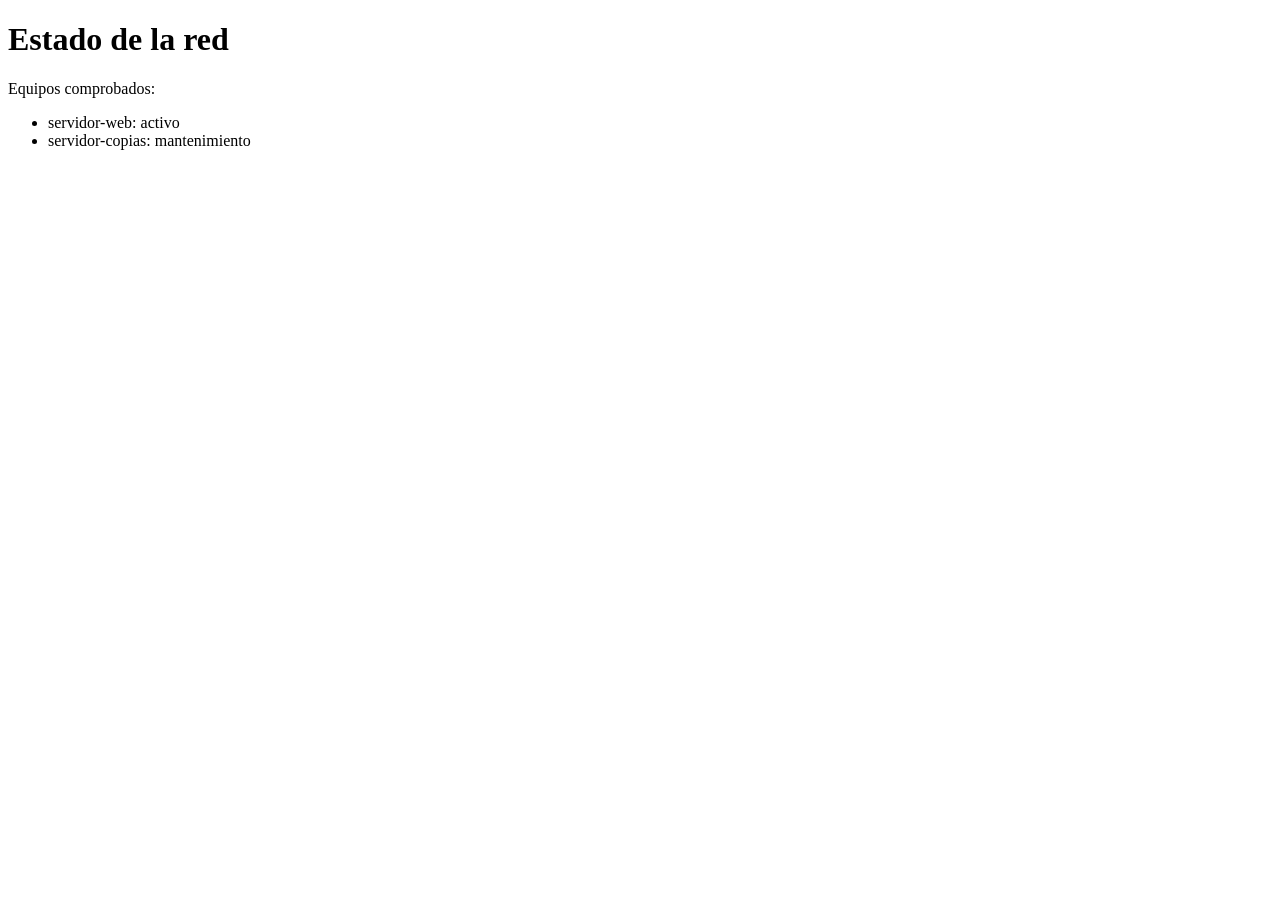
<file: apuntes/lm/assets/examples/tema01/presentacion.html>
<!DOCTYPE html>

<html lang="es">
<head>
<meta charset="utf-8"/>
<title>Estado de la red</title>
</head>
<body>
<h1>Estado de la red</h1>
<p>Equipos comprobados:</p>
<ul>
<li>servidor-web: activo</li>
<li>servidor-copias: mantenimiento</li>
</ul>
</body>
</html>
</file>
<file: assets/style.css>
/* =========================================================
   Apuntes ASIR · Mapa de conocimiento
   Tema: blanco · sobrio · profesional (azul marino + latón)
   ========================================================= */
:root {
  --font: 'Inter', -apple-system, "Segoe UI", Roboto, Helvetica, Arial, sans-serif;
  --mono: 'JetBrains Mono', ui-monospace, SFMono-Regular, Menlo, Consolas, monospace;

  --bg: #f4f5f7;
  --bg-2: #eceef2;
  --grid-minor: rgba(20, 30, 50, 0.05);
  --grid-major: rgba(20, 30, 50, 0.10);

  --glass: rgba(255, 255, 255, 0.86);
  --glass-strong: rgba(255, 255, 255, 0.96);
  --glass-border: rgba(20, 30, 50, 0.10);
  --stroke: rgba(20, 30, 50, 0.10);
  --stroke-2: rgba(20, 30, 50, 0.18);
  --shadow: 0 1px 2px rgba(15,23,42,.05), 0 6px 18px -8px rgba(15,23,42,.14);
  --shadow-lg: 0 1px 3px rgba(15,23,42,.06), 0 18px 40px -18px rgba(15,23,42,.24);

  --text: #111827;
  --text-2: #374151;
  --muted: #6b7280;
  --muted-2: #9ca3af;

  --navy: #0f2545;
  --brass: #b8892f;
  --accent: var(--navy);
  --accent-soft: rgba(15, 37, 69, 0.08);
  --focus: rgba(15, 37, 69, 0.22);

  --c-materia: #0f2545;
  --c-unidad: #b8892f;
  --c-tema: #1d4e89;
  --c-subtema: #2f7a5c;
  --c-ejercicio: #a83a4f;
  --c-glosario: #5b4b8a;
  --c-recursos: #2b7a8a;

  --topbar-h: 56px;
  --index-w: 300px;
  --panel-w: 600px;
  --r: 10px;
  --r-sm: 8px;
  --ease: cubic-bezier(.22,.61,.36,1);
}

* { box-sizing: border-box; }
html, body { height: 100%; }
body {
  margin: 0;
  font-family: var(--font);
  color: var(--text);
  background: var(--bg);
  overflow: hidden;
  line-height: 1.6;
  font-size: 14px;
  -webkit-font-smoothing: antialiased;
  text-rendering: optimizeLegibility;
}
button { font: inherit; cursor: pointer; color: inherit; }
a { color: var(--accent); text-decoration: none; }
a:hover { text-decoration: underline; }
kbd {
  font-family: var(--font); font-size: 11px; font-weight: 600; color: var(--text-2);
  background: #fff; border: 1px solid var(--stroke-2); border-bottom-width: 2px; border-radius: 5px; padding: 1px 6px;
}
[hidden] { display: none !important; }

.glass {
  background: var(--glass);
  -webkit-backdrop-filter: blur(10px);
  backdrop-filter: blur(10px);
  border: 1px solid var(--glass-border);
  box-shadow: var(--shadow);
}

.icon-btn {
  display: inline-flex; align-items: center; justify-content: center;
  width: 34px; height: 34px; border-radius: var(--r-sm);
  border: 1px solid var(--stroke); background: #fff; color: var(--text-2);
  transition: background .15s, border-color .15s, color .15s, transform .1s;
  font-weight: 600;
}
.icon-btn:hover { background: #fff; border-color: var(--stroke-2); color: var(--text); }
.icon-btn:active { transform: scale(.96); }
.icon-btn:disabled { opacity: .4; cursor: default; }
.mini {
  font-size: 11.5px; font-weight: 600; color: var(--muted); background: transparent; border: 1px solid transparent;
  padding: 3px 8px; border-radius: 7px;
}
.mini:hover { background: rgba(15,23,42,.05); color: var(--text); }

/* ---------- Topbar ---------- */
.topbar {
  position: fixed; inset: 0 0 auto 0; height: var(--topbar-h); z-index: 50;
  display: flex; align-items: center; justify-content: space-between; gap: 16px;
  padding: 0 14px;
  border-left: none; border-right: none; border-top: none;
  border-radius: 0;
}
.topbar-left, .topbar-right { display: flex; align-items: center; gap: 10px; min-width: 0; }
.brand { display: flex; align-items: center; gap: 10px; color: var(--text); font-size: 15px; letter-spacing: -.01em; white-space: nowrap; padding-right: 12px; border-right: 1px solid var(--stroke); margin-right: 2px; }
.brand:hover { text-decoration: none; }
.brand-logo { width: 28px; height: 28px; display: block; }
.brand-text { font-weight: 500; color: var(--text-2); }
.brand-text strong { font-weight: 800; color: var(--navy); letter-spacing: .02em; }
.crumbs { display: flex; align-items: center; gap: 6px; font-size: 12.5px; color: var(--muted); min-width: 0; overflow: hidden; white-space: nowrap; margin-left: 6px; }
.crumbs button { background: none; border: none; padding: 3px 7px; border-radius: 6px; color: var(--muted); font-weight: 500; }
.crumbs button:hover { background: rgba(15,23,42,.05); color: var(--text); }
.crumbs .sep { color: var(--muted-2); }
.crumbs .cur { color: var(--text); font-weight: 600; overflow: hidden; text-overflow: ellipsis; }

/* ---------- Selector de materia ---------- */
.mat-switch { position: relative; margin-left: 4px; }
.mat-btn {
  display: flex; align-items: center; gap: 9px; height: 36px; padding: 0 10px 0 9px;
  background: #fff; border: 1px solid var(--stroke); border-radius: var(--r-sm); color: var(--text);
  transition: background .15s, border-color .15s, box-shadow .15s;
}
.mat-btn:hover, .mat-btn[aria-expanded="true"] { background: #fff; border-color: var(--stroke-2); box-shadow: var(--shadow); }
.mat-btn svg { color: var(--muted); transition: transform .18s var(--ease); }
.mat-btn[aria-expanded="true"] svg { transform: rotate(180deg); }
.mat-dot { width: 10px; height: 10px; border-radius: 2px; flex: none; }
.mat-text { display: flex; flex-direction: column; align-items: flex-start; line-height: 1.1; min-width: 0; }
.mat-name { font-size: 13px; font-weight: 700; letter-spacing: -.01em; white-space: nowrap; }
.mat-sub { font-size: 10.5px; color: var(--muted); font-weight: 500; white-space: nowrap; max-width: 220px; overflow: hidden; text-overflow: ellipsis; }
.mat-menu {
  position: absolute; top: calc(100% + 8px); left: 0; width: 360px; max-width: calc(100vw - 24px); z-index: 60;
  padding: 6px; background: #fff; box-shadow: var(--shadow-lg); border-radius: var(--r);
  animation: pop .16s var(--ease);
}
@keyframes pop { from { opacity: 0; transform: translateY(-6px) scale(.98); } to { opacity: 1; transform: none; } }
.mat-menu-head { display: flex; justify-content: space-between; align-items: center; padding: 8px 10px 6px; font-size: 11px; font-weight: 700; letter-spacing: .06em; text-transform: uppercase; color: var(--muted); }
.mat-menu-head kbd { font-size: 10px; }
.mat-menu-sep { height: 1px; background: var(--stroke); margin: 6px 8px; }
.mat-item {
  display: flex; align-items: flex-start; gap: 11px; width: 100%; text-align: left; padding: 9px 10px; border-radius: var(--r-sm); border: none;
  background: transparent; color: var(--text); position: relative;
}
.mat-item:hover { background: rgba(15,23,42,.05); }
.mat-item.on { background: var(--accent-soft); }
.mat-item-dot { width: 12px; height: 12px; border-radius: 3px; flex: none; margin-top: 3px; }
.mat-item-text { display: flex; flex-direction: column; gap: 2px; min-width: 0; flex: 1; }
.mat-item-title { font-size: 13.5px; font-weight: 600; line-height: 1.25; }
.mat-item-title b { font-weight: 800; color: var(--muted); font-size: 11px; letter-spacing: .04em; margin-left: 4px; }
.mat-item-meta { font-size: 11.5px; color: var(--muted); font-weight: 500; }
.mat-item-desc { font-size: 11.5px; color: var(--text-2); line-height: 1.4; margin-top: 2px; }
.mat-check { color: var(--accent); font-weight: 800; font-size: 14px; margin-top: 2px; }

.legend { display: flex; gap: 12px; font-size: 11.5px; color: var(--muted); font-weight: 500; }
.legend span { display: inline-flex; align-items: center; gap: 5px; }
.legend i { width: 8px; height: 8px; border-radius: 2px; display: inline-block; }

.seg {
  display: flex; align-items: center; height: 34px; padding: 3px;
  background: #fff; border: 1px solid var(--stroke); border-radius: var(--r-sm);
}
.seg button {
  height: 26px; min-width: 28px; padding: 0 8px; border-radius: 6px; border: none; background: transparent; color: var(--text-2);
  display: inline-flex; align-items: center; justify-content: center; font-weight: 600;
}
.seg button:hover { background: rgba(15,23,42,.06); color: var(--text); }
#zoom-label { min-width: 44px; text-align: center; font-size: 11.5px; color: var(--muted); font-variant-numeric: tabular-nums; font-weight: 600; }

/* ---------- Índice lateral ---------- */
.index {
  position: fixed; top: calc(var(--topbar-h) + 12px); left: 12px; bottom: 92px; width: var(--index-w); z-index: 40;
  border-radius: var(--r); display: flex; flex-direction: column;
  transform: translateX(-110%); opacity: 0; transition: transform .3s var(--ease), opacity .25s;
}
body.index-open .index { transform: none; opacity: 1; }
.index-head { display: flex; align-items: center; justify-content: space-between; padding: 12px 14px 8px; }
.index-title { font-size: 12px; font-weight: 700; text-transform: uppercase; letter-spacing: .08em; color: var(--muted); }
.index-actions { display: flex; gap: 2px; }
.index-body { flex: 1; overflow: auto; padding: 0 8px 8px; }
.index-foot { padding: 8px 14px 10px; border-top: 1px solid var(--stroke); font-size: 11.5px; color: var(--muted); }

.tree ul { list-style: none; margin: 0; padding-left: 14px; }
.tree > ul { padding-left: 0; }
.tree li { margin: 1px 0; }
.tree .row {
  display: flex; align-items: center; gap: 6px; padding: 5px 8px; border-radius: 6px; cursor: pointer;
  font-size: 12.5px; color: var(--text-2); line-height: 1.3; user-select: none;
}
.tree .row:hover { background: rgba(15,23,42,.05); color: var(--text); }
.tree .row.active { background: var(--accent-soft); color: var(--accent); font-weight: 600; }
.tree .row.d0 { font-weight: 700; color: var(--text); font-size: 13px; }
.tree .row.d1 { font-weight: 600; }
.tree .tw {
  width: 16px; height: 16px; flex: none; display: inline-flex; align-items: center; justify-content: center;
  color: var(--muted-2); border-radius: 4px; transition: transform .15s;
}
.tree .tw svg { width: 12px; height: 12px; }
.tree .tw:hover { background: rgba(15,23,42,.08); color: var(--text); }
.tree li.collapsed > ul { display: none; }
.tree li.collapsed > .row .tw { transform: rotate(-90deg); }
.tree .tw.leaf { visibility: hidden; }
.tree .dot { width: 7px; height: 7px; border-radius: 2px; flex: none; }
.tree .lbl { flex: 1; overflow: hidden; text-overflow: ellipsis; white-space: nowrap; }
.tree .cnt { font-size: 10.5px; color: var(--muted-2); font-weight: 600; }

/* ---------- Viewport / malla ---------- */
.viewport {
  position: fixed; inset: 0;
  cursor: grab; overflow: hidden; user-select: none;
  background-color: var(--bg);
  background-image:
    linear-gradient(transparent, transparent),
    linear-gradient(transparent, transparent),
    linear-gradient(var(--grid-major) 1px, transparent 1px),
    linear-gradient(90deg, var(--grid-major) 1px, transparent 1px),
    linear-gradient(var(--grid-minor) 1px, transparent 1px),
    linear-gradient(90deg, var(--grid-minor) 1px, transparent 1px);
  background-size: 100% 100%, 100% 100%, 200px 200px, 200px 200px, 40px 40px, 40px 40px;
  background-attachment: fixed, fixed, scroll, scroll, scroll, scroll;
}
.viewport.dragging { cursor: grabbing; }
.world { position: absolute; left: 0; top: 0; transform-origin: 0 0; will-change: transform; }
.edges { position: absolute; left: 0; top: 0; overflow: visible; pointer-events: none; }
.edges path { fill: none; stroke: rgba(20,30,50,.16); stroke-width: 1.5; transition: stroke .2s, opacity .2s; }
.edges path.strong { stroke: rgba(15,37,69,.30); stroke-width: 2; }
.edges path.xref { stroke: rgba(184,137,47,.55); stroke-dasharray: 5 5; }
.edges path.hl { stroke: var(--brass); stroke-width: 2.5; opacity: 1 !important; }
.edges.dimmed path { opacity: .25; }
.nodes { position: absolute; left: 0; top: 0; }

.hint {
  position: absolute; left: 50%; bottom: 92px; transform: translateX(-50%);
  display: flex; gap: 16px; padding: 8px 14px; border-radius: var(--r-sm);
  font-size: 12px; color: var(--muted); pointer-events: none; white-space: nowrap;
  transition: opacity .5s, transform .5s;
}
.hint span { display: inline-flex; align-items: center; gap: 6px; }
.hint.hide { opacity: 0; transform: translateX(-50%) translateY(8px); }

/* ---------- Nodos ---------- */
.node {
  position: absolute;
  width: 230px; padding: 11px 13px 11px 15px;
  background: #fff;
  border: 1px solid var(--stroke);
  border-radius: var(--r-sm);
  box-shadow: var(--shadow);
  transform: translate(-50%, -50%);
  cursor: pointer;
  /* Sin transiciones de transform: al animarlas el navegador rasteriza la tarjeta en una capa
     propia a la escala actual y el texto queda borroso (y así se quedaba). */
  transition: box-shadow .18s, opacity .25s, border-color .18s;
}
.node::before {
  content: ''; position: absolute; left: -1px; top: -1px; bottom: -1px; width: 4px; border-radius: var(--r-sm) 0 0 var(--r-sm);
  background: var(--nc, var(--c-tema));
}
.node:hover { box-shadow: var(--shadow-lg); border-color: var(--stroke-2); }
.node.active { border-color: var(--navy); box-shadow: 0 0 0 3px var(--focus), var(--shadow-lg); }
.node.dim { opacity: .22; }
.node.match { border-color: var(--brass); box-shadow: 0 0 0 3px rgba(184,137,47,.28), var(--shadow-lg); }
/* Marcado por filtro de tipo (botones del buscador) */
.node.kind-on { border-color: var(--nc); box-shadow: 0 0 0 3px color-mix(in srgb, var(--nc) 26%, transparent), var(--shadow-lg); }
.node.kind-on .n-kind { color: var(--nc); }

.node .n-kind { display: flex; align-items: center; gap: 6px; font-size: 10px; letter-spacing: .09em; text-transform: uppercase; color: var(--muted); font-weight: 700; }
.node .n-kind i { width: 6px; height: 6px; border-radius: 1px; background: var(--nc); }
.node .n-title { font-weight: 700; font-size: 13.5px; margin: 3px 0 4px; line-height: 1.3; color: var(--text); letter-spacing: -.005em; }
.node .n-sum { font-size: 11.5px; color: var(--muted); line-height: 1.45;
  display: -webkit-box; -webkit-line-clamp: 3; -webkit-box-orient: vertical; overflow: hidden; }

.node.t-materia  { --nc: var(--c-materia); width: 300px; padding: 16px 18px 16px 20px; border-radius: var(--r);
  background: var(--navy); border-color: var(--navy); color: #fff; }
.node.t-materia::before { background: var(--brass); border-radius: var(--r) 0 0 var(--r); }
.node.t-materia .n-title { font-size: 18px; letter-spacing: -.01em; color: #fff; }
.node.t-materia .n-kind { color: rgba(255,255,255,.7); }
.node.t-materia .n-kind i { background: var(--brass); }
.node.t-materia .n-sum { -webkit-line-clamp: 2; color: rgba(255,255,255,.78); }
.node.t-unidad   { --nc: var(--c-unidad); width: 270px; background: #fbf8f1; }
.node.t-unidad .n-title { font-size: 15px; }
.node.t-tema     { --nc: var(--c-tema); }
.node.t-subtema  { --nc: var(--c-subtema); width: 210px; }
.node.t-ejercicio{ --nc: var(--c-ejercicio); width: 210px; }
.node.t-glosario { --nc: var(--c-glosario); }
.node.t-recursos { --nc: var(--c-recursos); }

/* ---------- Panel de detalle ---------- */
.panel {
  position: fixed; top: calc(var(--topbar-h) + 12px); right: 12px; bottom: 12px; width: min(var(--panel-w), calc(100vw - 24px));
  border-radius: var(--r);
  transform: translateX(calc(100% + 24px)); opacity: 0;
  transition: transform .32s var(--ease), opacity .25s;
  z-index: 45; display: flex; flex-direction: column;
  background: var(--glass-strong);
}
.panel.open { transform: none; opacity: 1; }
.panel-head { display: flex; justify-content: space-between; align-items: flex-start; gap: 12px; padding: 16px 16px 10px 20px; }
.panel-head-text { min-width: 0; }
.panel-head h2 { margin: 0; font-size: 19px; line-height: 1.3; letter-spacing: -.012em; font-weight: 800; color: var(--navy); }
.panel-crumb { font-size: 11.5px; color: var(--muted); margin-bottom: 5px; font-weight: 500; }
.panel-crumb b { color: var(--text-2); font-weight: 600; }
.panel-head-actions { display: flex; gap: 6px; flex: none; }
.panel-tabs { display: flex; gap: 2px; padding: 0 16px; border-bottom: 1px solid var(--stroke); }
.tab {
  background: none; border: none; padding: 9px 12px; font-size: 12.5px; font-weight: 600; color: var(--muted);
  border-bottom: 2px solid transparent; margin-bottom: -1px;
}
.tab:hover { color: var(--text); }
.tab.active { color: var(--accent); border-bottom-color: var(--accent); }
.panel-body { flex: 1; overflow: auto; padding: 16px 20px 24px; font-size: 14px; color: var(--text-2); }
.tabpane { display: none; }
.tabpane.active { display: block; }
.panel-foot { display: flex; justify-content: space-between; gap: 12px; padding: 9px 20px; border-top: 1px solid var(--stroke); font-size: 11.5px; color: var(--muted); }
.panel-foot-src a { color: var(--muted); text-decoration: underline dotted; }

/* Contenido parseado */
.panel-body h4 { margin: 20px 0 8px; font-size: 12px; color: var(--muted); text-transform: uppercase; letter-spacing: .08em; font-weight: 700; }
.panel-body p { margin: 8px 0; }
.panel-body p.lead { font-size: 14.5px; color: var(--text); font-weight: 500; padding: 10px 14px; background: var(--accent-soft); border-left: 3px solid var(--navy); border-radius: 0 var(--r-sm) var(--r-sm) 0; margin: 0 0 14px; }
.panel-body ul, .panel-body ol { padding-left: 22px; margin: 8px 0; }
.panel-body li { margin: 4px 0; }
.panel-body strong { color: var(--text); }
.panel-body code { font-family: var(--mono); font-size: 12px; background: rgba(15,23,42,.06); color: #1e293b; padding: 1px 6px; border-radius: 5px; }
.panel-body pre { background: #0f2545; color: #e5e9f0; border-radius: var(--r-sm); padding: 12px 14px; overflow: auto; font-size: 12.5px; line-height: 1.55; box-shadow: inset 0 0 0 1px rgba(255,255,255,.06); }
.panel-body pre code { background: none; padding: 0; color: inherit; font-size: inherit; }
.panel-body table { width: 100%; border-collapse: separate; border-spacing: 0; margin: 12px 0; font-size: 12.5px; border: 1px solid var(--stroke); border-radius: var(--r-sm); overflow: hidden; }
.panel-body th, .panel-body td { padding: 8px 10px; vertical-align: top; text-align: left; border-bottom: 1px solid var(--stroke); }
.panel-body th { background: rgba(15,23,42,.035); color: var(--text); font-weight: 700; font-size: 11.5px; text-transform: uppercase; letter-spacing: .04em; }
.panel-body tr:last-child td { border-bottom: none; }
.panel-body td + td, .panel-body th + th { border-left: 1px solid var(--stroke); }
.panel-body td pre { margin: 0; }
.panel-body dl { margin: 0; }
.panel-body dl dt { font-weight: 700; margin-top: 12px; color: var(--text); }
.panel-body dl dd { margin: 2px 0 0 0; }
.panel-body .muted { color: var(--muted); font-size: 12.5px; }
.panel-body details { border: 1px solid var(--stroke); border-radius: var(--r-sm); padding: 10px 14px; margin: 12px 0; background: #fff; }
.panel-body details[open] { background: rgba(47,122,92,.05); border-color: rgba(47,122,92,.3); }
.panel-body summary { cursor: pointer; font-weight: 700; color: var(--c-subtema); list-style: none; display: flex; align-items: center; gap: 8px; }
.panel-body summary::-webkit-details-marker { display: none; }
.panel-body summary::before { content: '▸'; font-size: 12px; transition: transform .15s; }
.panel-body details[open] summary::before { transform: rotate(90deg); }
.panel-body mark { background: #f3e2b3; color: #111; padding: 0 2px; border-radius: 2px; }

/* Imágenes de los apuntes */
.panel-body img { max-width: 100%; height: auto; display: block; border-radius: var(--r-sm); border: 1px solid var(--stroke); background: #fff; }
.panel-body figure { margin: 14px 0; padding: 10px; border: 1px solid var(--stroke); border-radius: var(--r-sm); background: #fff; }
.panel-body figure img { border: none; margin: 0 auto; cursor: zoom-in; max-height: 420px; object-fit: contain; }
.panel-body figure.small img { max-height: 200px; }
.panel-body figure.diagram { background: #fbfcfe; }
.panel-body figcaption { margin-top: 8px; font-size: 12px; color: var(--muted); text-align: center; line-height: 1.45; }
.panel-body .fig-row { display: grid; grid-template-columns: repeat(auto-fit, minmax(160px, 1fr)); gap: 10px; }
.panel-body .fig-row figure { margin: 0; }
.lightbox { position: fixed; inset: 0; z-index: 200; background: rgba(15,23,42,.82); display: flex; align-items: center; justify-content: center; padding: 24px; cursor: zoom-out; }
.lightbox img { max-width: 100%; max-height: 100%; object-fit: contain; border-radius: var(--r-sm); background: #fff; box-shadow: var(--shadow-lg); }
.lightbox figcaption { position: absolute; left: 0; right: 0; bottom: 16px; text-align: center; color: #fff; font-size: 13px; padding: 0 24px; }

.box { border: 1px solid var(--stroke); border-left: 3px solid var(--bc, var(--accent)); border-radius: 0 var(--r-sm) var(--r-sm) 0; padding: 10px 14px; margin: 14px 0; background: #fff; position: relative; }
.box-title { font-size: 11.5px; font-weight: 800; letter-spacing: .06em; text-transform: uppercase; margin-bottom: 4px; color: var(--bc, var(--accent)); }
.box.def  { --bc: var(--c-tema); background: rgba(29,78,137,.045); }
.box.tip  { --bc: var(--c-subtema); background: rgba(47,122,92,.05); }
.box.info { --bc: var(--c-recursos); background: rgba(43,122,138,.05); }
.box.warn { --bc: var(--c-unidad); background: rgba(184,137,47,.07); }
.box.danger { --bc: #b42318; background: rgba(180,35,24,.05); }
.box.ex   { --bc: var(--c-ejercicio); background: rgba(168,58,79,.05); }

/* Ideas clave */
.keys { list-style: none; padding: 0; margin: 0; display: grid; gap: 8px; }
.keys li { display: flex; gap: 10px; align-items: flex-start; padding: 10px 12px; border-radius: var(--r-sm); background: #fff; border: 1px solid var(--stroke); color: var(--text); font-weight: 500; }
.keys li::before { content: counter(k); counter-increment: k; flex: none; width: 22px; height: 22px; border-radius: 5px; background: var(--navy); color: #fff; font-size: 11.5px; font-weight: 800; display: inline-flex; align-items: center; justify-content: center; }
.keys { counter-reset: k; }
.tags { display: flex; flex-wrap: wrap; gap: 6px; margin-top: 14px; }
.tag { font-size: 11px; font-weight: 600; color: var(--text-2); background: rgba(20,30,50,.05); border: 1px solid var(--stroke); border-radius: 5px; padding: 2px 8px; cursor: pointer; }
.tag:hover { background: var(--accent-soft); color: var(--accent); }

/* Relacionados */
.rel-group { margin-bottom: 16px; }
.rel-title { font-size: 11.5px; font-weight: 700; text-transform: uppercase; letter-spacing: .08em; color: var(--muted); margin-bottom: 8px; }
.rel-list { display: grid; gap: 6px; }
.rel {
  display: flex; align-items: center; gap: 10px; text-align: left; width: 100%;
  padding: 9px 12px; border-radius: var(--r-sm); border: 1px solid var(--stroke); background: #fff;
  transition: background .15s, border-color .15s, transform .1s;
}
.rel:hover { background: var(--bg); border-color: var(--stroke-2); transform: translateX(2px); }
.rel .dot { width: 8px; height: 8px; border-radius: 2px; flex: none; }
.rel .rel-text { min-width: 0; flex: 1; }
.rel .rel-t { font-weight: 600; color: var(--text); font-size: 13px; }
.rel .rel-s { font-size: 11.5px; color: var(--muted); overflow: hidden; text-overflow: ellipsis; white-space: nowrap; }
.rel .arrow { color: var(--muted-2); }

/* ---------- Buscador ---------- */
.search-wrap {
  position: fixed; left: 50%; bottom: 16px; transform: translateX(-50%);
  width: min(720px, calc(100vw - 32px)); z-index: 60;
  transition: left .3s var(--ease), width .3s var(--ease);
}
.search-box {
  display: flex; align-items: center; gap: 10px;
  border-radius: var(--r); padding: 10px 12px 10px 16px;
  box-shadow: var(--shadow-lg); background: #fff;
  transition: box-shadow .15s, border-color .15s;
}
.search-box:focus-within { box-shadow: 0 0 0 3px var(--focus), var(--shadow-lg); border-color: var(--navy); }
.search-icon { color: var(--muted); flex: none; }
.search-box input { flex: 1; min-width: 0; background: none; border: none; outline: none; color: var(--text); font-size: 15px; font-family: var(--font); }
.search-box input::placeholder { color: var(--muted-2); }
.search-box input::-webkit-search-cancel-button { -webkit-appearance: none; }
.search-filters { display: flex; gap: 4px; flex: none; }
.search-box input { min-width: 140px; }
.search-filters button { border: 1px solid transparent; background: transparent; color: var(--muted); font-size: 11.5px; font-weight: 600; padding: 4px 9px; border-radius: 6px; }
.search-filters button:hover { background: rgba(20,30,50,.05); color: var(--text); }
.search-filters button.on { background: var(--navy); color: #fff; }
.search-kbd { flex: none; }

.search-results {
  margin-bottom: 8px; max-height: min(52vh, 520px); overflow: auto; border-radius: var(--r); box-shadow: var(--shadow-lg); background: #fff;
  padding: 6px;
}
.sr-head { display: flex; justify-content: space-between; padding: 8px 12px 4px; font-size: 11.5px; color: var(--muted); font-weight: 600; text-transform: uppercase; letter-spacing: .06em; }
.sr-item { padding: 10px 12px; border-radius: var(--r-sm); cursor: pointer; display: flex; gap: 12px; align-items: flex-start; }
.sr-item:hover, .sr-item.sel { background: var(--accent-soft); }
.sr-dot { width: 9px; height: 9px; border-radius: 2px; margin-top: 6px; flex: none; }
.sr-text { min-width: 0; flex: 1; }
.sr-title { font-size: 13.5px; font-weight: 700; color: var(--text); }
.sr-crumb { font-size: 11px; color: var(--muted); font-weight: 500; }
.sr-snip { font-size: 12px; color: var(--text-2); margin-top: 3px; line-height: 1.45; }
.sr-snip mark, .sr-title mark { background: #f3e2b3; color: #111; border-radius: 2px; padding: 0 2px; }
.sr-empty { padding: 18px; font-size: 13px; color: var(--muted); text-align: center; }
.sr-kind { font-size: 10.5px; font-weight: 700; text-transform: uppercase; letter-spacing: .06em; color: var(--muted-2); flex: none; margin-top: 3px; }

/* Layout con panel / índice abiertos */
@media (min-width: 900px) {
  body.panel-open .search-wrap { left: calc((100vw - var(--panel-w) - 12px) / 2); width: min(720px, calc(100vw - var(--panel-w) - 48px)); }
  body.index-open.panel-open .search-wrap { left: calc(var(--index-w) + 12px + (100vw - var(--index-w) - var(--panel-w) - 24px) / 2); width: min(720px, calc(100vw - var(--index-w) - var(--panel-w) - 72px)); }
  body.index-open:not(.panel-open) .search-wrap { left: calc(var(--index-w) + 12px + (100vw - var(--index-w) - 12px) / 2); }
  body.panel-open .hint { display: none; }
}

@media (min-width: 900px) and (max-width: 1500px) {
  /* Con índice y panel abiertos no queda sitio para los filtros */
  body.index-open.panel-open .search-filters { display: none; }
}

/* ---------- Modal ayuda ---------- */
.modal { position: fixed; inset: 0; z-index: 100; display: flex; align-items: center; justify-content: center; background: rgba(15,23,42,.35); }
.modal-card { width: min(560px, calc(100vw - 32px)); border-radius: var(--r); background: #fff; box-shadow: var(--shadow-lg); }
.modal-head { display: flex; justify-content: space-between; align-items: center; padding: 16px 18px 10px 22px; }
.modal-head h3 { margin: 0; font-size: 17px; letter-spacing: -.01em; color: var(--navy); }
.modal-body { padding: 4px 22px 20px; }
.help-grid { display: grid; grid-template-columns: 1fr 1fr; gap: 8px 16px; }
.help-grid div { display: flex; align-items: center; gap: 10px; font-size: 13px; color: var(--text-2); padding: 6px 0; border-bottom: 1px dashed var(--stroke); }
.help-grid kbd { min-width: 64px; text-align: center; }
.modal .muted { color: var(--muted); font-size: 12.5px; margin-top: 14px; }
.modal code { font-family: var(--mono); font-size: 12px; background: rgba(15,23,42,.06); padding: 1px 6px; border-radius: 5px; }

/* ---------- Scrollbars ---------- */
* { scrollbar-width: thin; scrollbar-color: rgba(15,23,42,.18) transparent; }
*::-webkit-scrollbar { width: 8px; height: 8px; }
*::-webkit-scrollbar-thumb { background: rgba(15,23,42,.18); border-radius: 8px; }
*::-webkit-scrollbar-track { background: transparent; }

/* ---------- Responsive ---------- */
@media (max-width: 900px) {
  .legend, .crumbs, .hint { display: none; }
  .brand-text { display: none; }
  .mat-sub { display: none; }
  .mat-menu { position: fixed; left: 12px; right: 12px; top: calc(var(--topbar-h) + 8px); width: auto; }
  :root { --panel-w: 100vw; }
  .panel { top: var(--topbar-h); right: 0; bottom: 0; width: 100vw; border-radius: 0; }
  .index { width: min(320px, 88vw); bottom: 84px; }
  .help-grid { grid-template-columns: 1fr; }
  .search-filters { display: none; }
}
@media (prefers-reduced-motion: reduce) {
  * { transition: none !important; animation: none !important; }
}
</file>
